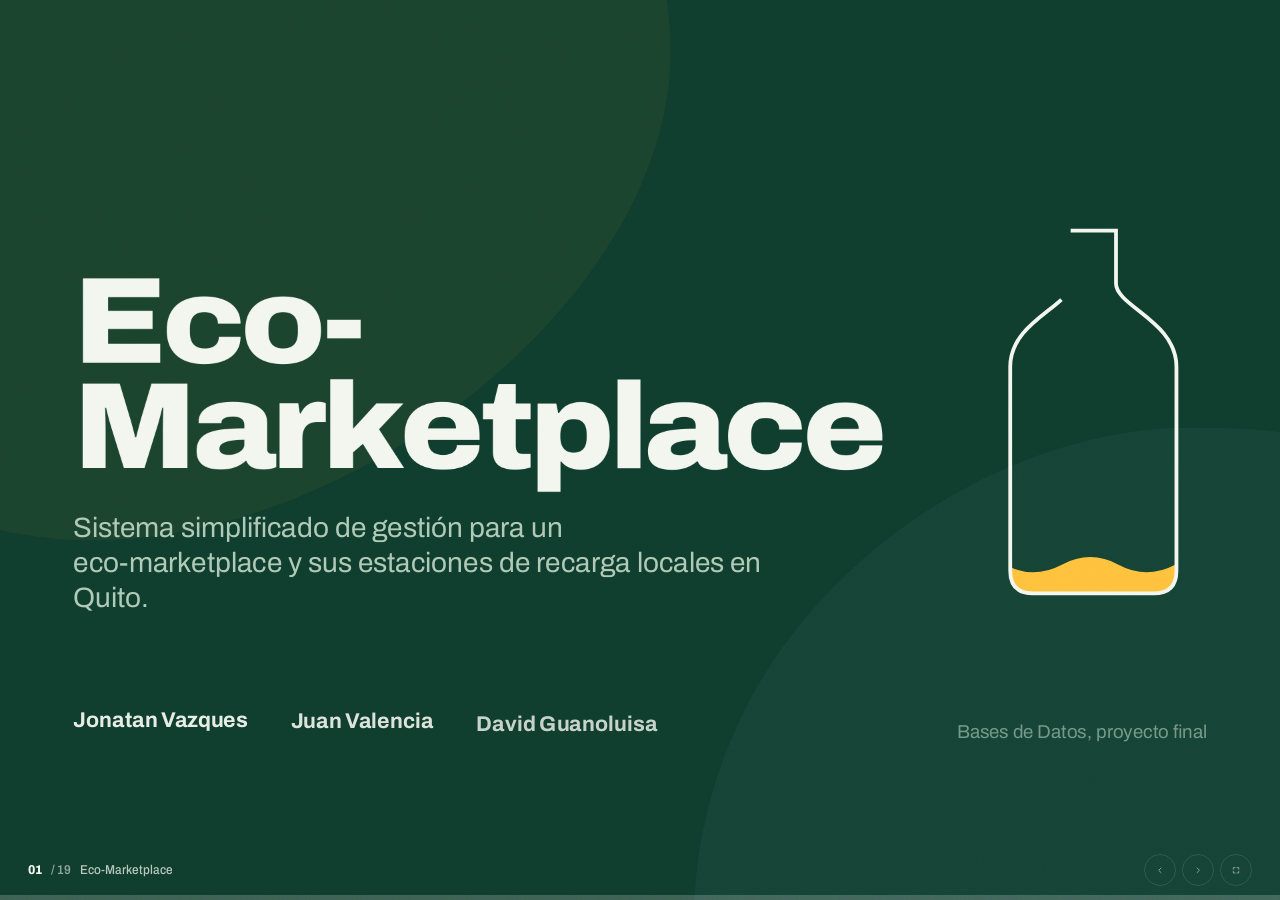
<file: static/presentation/index.html>
<!DOCTYPE html>
<html lang="es">
<head>
<meta charset="utf-8">
<meta name="viewport" content="width=device-width, initial-scale=1, viewport-fit=cover">
<title>Eco-Marketplace — Presentación final</title>
<link rel="icon" href="data:image/svg+xml,%3Csvg xmlns='http://www.w3.org/2000/svg' viewBox='0 0 32 32'%3E%3Crect width='32' height='32' rx='7' fill='%230F3D2E'/%3E%3Cpath d='M12 5h8v4c0 2 5 3 5 7v9q0 2-2 2H9q-2 0-2-2v-9c0-4 5-5 5-7z' fill='%23FFC23D'/%3E%3C/svg%3E">
<link rel="preconnect" href="https://fonts.googleapis.com">
<link rel="preconnect" href="https://fonts.gstatic.com" crossorigin>
<link href="https://fonts.googleapis.com/css2?family=Archivo:wdth,wght@62..125,100..900&family=IBM+Plex+Mono:wght@400;500;600&family=Caveat:wght@600&display=swap" rel="stylesheet">
<style>
/* ------------------------------------------------------------------
   Tokens
   Bottle green ground, glass off-white, sunflower-oil accent.
   Coral is semantic only (rollback, delete, errors).
------------------------------------------------------------------ */
:root{
  --green:#0F3D2E; --deep:#072619; --paper:#E7EEE3; --sun:#FFC23D;
  --sage:#A9C4B1; --alarm:#FF6F59; --glass:#9ED6E0;
  --display:'Archivo', 'Arial Narrow', system-ui, sans-serif;
  --mono:'IBM Plex Mono', ui-monospace, Consolas, monospace;
  --ease-out:cubic-bezier(.16,1,.3,1);
}
body[data-ground="green"]{--bg:var(--green);--fg:#F2F6EF;--fg2:#AFC9B6;--line:rgba(242,246,239,.2);--card:rgba(255,255,255,.045);--ink:var(--sun);--hi:var(--sun);--on-hi:#0B2A20;--blob:rgba(255,194,61,.05);--blob2:rgba(158,214,224,.045)}
body[data-ground="deep"]{--bg:var(--deep);--fg:#F2F6EF;--fg2:#A3BFAB;--line:rgba(242,246,239,.18);--card:rgba(255,255,255,.04);--ink:var(--sun);--hi:var(--sun);--on-hi:#0B2A20;--blob:rgba(255,194,61,.06);--blob2:rgba(158,214,224,.05)}
body[data-ground="paper"]{--bg:var(--paper);--fg:#0B2A20;--fg2:#456253;--line:rgba(11,42,32,.2);--card:#F7FAF4;--ink:#0F3D2E;--hi:var(--sun);--on-hi:#0B2A20;--blob:rgba(15,61,46,.06);--blob2:rgba(255,194,61,.16)}
body[data-ground="sun"]{--bg:var(--sun);--fg:#0B2A20;--fg2:#3B4A22;--line:rgba(11,42,32,.25);--card:rgba(255,255,255,.25);--ink:#0B2A20;--hi:#0F3D2E;--on-hi:var(--sun);--blob:rgba(15,61,46,.08);--blob2:rgba(255,255,255,.2)}

*{box-sizing:border-box}
html,body{height:100%}
body{margin:0;background:var(--bg);color:var(--fg);font-family:var(--display);overflow:hidden;
  -webkit-font-smoothing:antialiased;text-rendering:optimizeLegibility;font-variation-settings:"wdth" 100}
button{font:inherit;color:inherit}

/* ---------- background: blobs + grain ---------- */
.bg{position:fixed;inset:0;pointer-events:none;z-index:0;overflow:hidden}
.blob{position:absolute;width:95vmax;height:95vmax;will-change:transform}
.blob.a{left:-30vmax;top:-38vmax;color:var(--blob)}
.blob.b{right:-38vmax;bottom:-48vmax;color:var(--blob2)}
.grain{position:fixed;inset:-50%;pointer-events:none;z-index:40;opacity:.07;mix-blend-mode:overlay;
  background-image:url("data:image/svg+xml,%3Csvg xmlns='http://www.w3.org/2000/svg' width='220' height='220'%3E%3Cfilter id='n'%3E%3CfeTurbulence type='fractalNoise' baseFrequency='.85' numOctaves='3' stitchTiles='stitch'/%3E%3C/filter%3E%3Crect width='100%25' height='100%25' filter='url(%23n)'/%3E%3C/svg%3E")}

/* ---------- stage: designed at 1920x1080, scaled to fit ---------- */
.stage{position:fixed;left:50%;top:50%;width:1920px;height:1080px;transform-origin:50% 50%;z-index:2}
.slide{position:absolute;inset:0;display:none}
.slide.on{display:block}
.inner{position:absolute;inset:0;padding:96px 110px 120px}

/* ---------- pour transition ---------- */
.pour{position:fixed;left:0;right:0;top:0;height:100vh;z-index:30;visibility:hidden;pointer-events:none;background:var(--pour,#0F3D2E)}
.pour svg{position:absolute;left:0;width:200%;height:14vh;display:block}
.pour .wt{bottom:calc(100% - 1px)}
.pour .wb{top:calc(100% - 1px);transform:scaleY(-1)}
.pour path.fill{fill:var(--pour,#0F3D2E)}
.pour path.crest{fill:none;stroke:var(--crest,#FFC23D);stroke-width:5;vector-effect:non-scaling-stroke}

/* ---------- chrome ---------- */
.chrome{position:fixed;left:0;right:0;bottom:0;z-index:35;display:flex;align-items:center;justify-content:space-between;
  padding:0 max(18px,2.2vw) calc(14px + env(safe-area-inset-bottom,0px));pointer-events:none;color:var(--fg)}
.count{display:flex;align-items:baseline;gap:.7em;font-size:clamp(12px,1vw,22px);font-variation-settings:"wdth" 90;font-weight:600}
.count .n{font-variant-numeric:tabular-nums;font-weight:800}
.count .of{opacity:.55}
.count .t{opacity:.75;font-weight:500}
.ctrl{display:flex;gap:6px;pointer-events:auto}
.ctrl button{width:clamp(32px,2.4vw,48px);height:clamp(32px,2.4vw,48px);border-radius:50%;border:1.5px solid var(--line);background:transparent;cursor:pointer;display:grid;place-items:center;opacity:.6;transition:opacity .2s, border-color .2s}
.ctrl button:hover,.ctrl button:focus-visible{opacity:1;border-color:var(--fg)}
.ctrl button:focus-visible{outline:2px solid var(--hi);outline-offset:2px}
.ctrl svg{width:45%;height:45%}
.progress{position:fixed;left:0;right:0;bottom:0;height:5px;z-index:36;background:var(--line)}
.progress i{position:absolute;inset:0;background:var(--hi);transform-origin:0 50%;transform:scaleX(0)}

/* ---------- type ---------- */
.h{margin:0;font-weight:800;font-variation-settings:"wdth" 112;font-size:92px;line-height:.98;letter-spacing:-.028em;max-width:1500px}
.h.sm{font-size:74px}
.lede{margin:28px 0 0;font-size:38px;line-height:1.3;color:var(--fg2);max-width:1100px;font-weight:400}
.mono{font-family:var(--mono)}
.w{display:inline-block;white-space:nowrap;overflow:hidden;vertical-align:top;padding:.1em .02em .14em;margin:-.1em -.02em -.14em}
.c{display:inline-block;will-change:transform}
.mk{display:block;overflow:hidden;padding-bottom:.08em;margin-bottom:-.08em}
.mk-i{display:block}
.hi{background:var(--hi);color:var(--on-hi);padding:.02em .25em;border-radius:.2em}

/* ---------- 1 title ---------- */
.s-title .inner{display:grid;grid-template-columns:1fr 340px;gap:40px;align-items:center}
.s-title h1{margin:0;font-weight:850;font-size:184px;line-height:.86;letter-spacing:-.035em;font-variation-settings:"wdth" 108,"wght" 850}
.s-title .sub{font-size:42px;line-height:1.25;max-width:1050px;margin:44px 0 0;color:var(--fg2)}
.s-title .meta{position:absolute;left:110px;bottom:120px;display:flex;gap:64px;font-size:28px;color:var(--fg2)}
.s-title .meta b{display:block;color:var(--fg);font-weight:700;font-size:32px}
.s-title .meta .course-m{margin-left:auto;align-self:end}
.s-title .meta{right:110px;align-items:baseline}
.bottle{width:340px;height:590px;justify-self:end;margin-top:-90px}
.bottle .outline{fill:none;stroke:var(--fg);stroke-width:5}
.bottle .tag{fill:var(--bg);stroke:var(--fg);stroke-width:3}
.bottle .tagtxt{font:700 30px var(--display);fill:var(--fg);font-variation-settings:"wdth" 110}

/* ---------- 2 problem ---------- */
.s-problem .inner{display:grid;grid-template-columns:1fr 520px;gap:60px;align-items:center}
.morph{width:520px;height:700px}
.morph path{fill:none;stroke-width:6;stroke-linejoin:round}
.needs{margin:54px 0 0;padding:0;list-style:none;display:grid;gap:22px;max-width:1080px}
.needs li{font-size:36px;line-height:1.25;padding-left:46px;position:relative}
.needs li::before{content:"";position:absolute;left:0;top:.42em;width:22px;height:22px;border-radius:50%;border:3px solid var(--fg)}
.morph-caption{font-size:30px;font-weight:700;text-align:center;font-variation-settings:"wdth" 105;margin-top:-10px;height:40px}

/* ---------- 3 solution ---------- */
.pillars{display:grid;grid-template-columns:repeat(3,1fr);gap:44px;margin-top:70px}
.pillar{border-top:3px solid var(--fg);padding-top:26px}
.pillar svg{width:64px;height:64px;stroke:var(--hi);fill:none;stroke-width:3;stroke-linecap:round;stroke-linejoin:round}
.pillar h3{margin:18px 0 12px;font-size:40px;font-weight:750;font-variation-settings:"wdth" 108;letter-spacing:-.01em}
.pillar p{margin:0;font-size:30px;line-height:1.35;color:var(--fg2)}
.points{display:flex;align-items:baseline;gap:18px;margin-top:10px}
.points .num{font-size:120px;font-weight:900;font-variation-settings:"wdth" 125;color:var(--hi);line-height:1;letter-spacing:-.03em}
.points span:last-child{font-size:30px;line-height:1.2;color:var(--fg)}
.marquee{position:absolute;left:0;right:0;bottom:132px;overflow:hidden;border-block:2px solid var(--line);padding:18px 0;white-space:nowrap}
.marquee .track{display:inline-flex;gap:56px;padding-left:56px;font-size:40px;font-weight:600;font-variation-settings:"wdth" 92}
.marquee .track span{display:inline-flex;align-items:center;gap:56px}
.marquee .track span::after{content:"";width:14px;height:14px;border-radius:50%;background:var(--hi)}

/* ---------- 4 team ---------- */
.s-team .inner{display:grid;grid-template-columns:1fr 760px;gap:80px;align-items:center}
.team{list-style:none;margin:56px 0 0;padding:0;display:grid;gap:26px}
.team li{font-size:56px;font-weight:800;font-variation-settings:"wdth" 104;letter-spacing:-.02em;line-height:1}
.course{font-size:30px;color:var(--fg2);margin-top:60px}
.jar{position:relative;width:760px;height:840px}
.jar svg.glass{position:absolute;inset:0;width:100%;height:100%;overflow:visible}
.jar svg.glass path{fill:none;stroke:var(--fg);stroke-width:5;stroke-linejoin:round}
.strata{position:absolute;left:62px;right:62px;bottom:26px;display:flex;flex-direction:column-reverse;gap:8px}
.layer{height:96px;border-radius:14px;display:flex;align-items:center;justify-content:space-between;padding:0 28px;font-size:34px;font-weight:750;font-variation-settings:"wdth" 104}
.layer small{font-size:22px;font-weight:500;opacity:.8;font-family:var(--mono)}
.l1{background:#F2E3B6;color:#0B2A20}.l2{background:#D7B36A;color:#0B2A20}.l3{background:var(--sun);color:#0B2A20}
.l4{background:#9DBBA6;color:#0B2A20}.l5{background:#5E8B72;color:#F2F6EF}.l6{background:#F2F6EF;color:#0B2A20}

/* ---------- 5 requirements ---------- */
.req{display:grid;grid-template-columns:1.25fr 1fr;gap:80px;margin-top:56px}
.req h3{margin:0 0 18px;font-size:30px;font-weight:700;color:var(--fg2);font-variation-settings:"wdth" 100}
.req ul{list-style:none;margin:0;padding:0}
.req li{display:grid;grid-template-columns:150px 1fr auto;gap:20px;align-items:baseline;padding:16px 0;border-top:2px solid var(--line);font-size:29px;line-height:1.22}
.req .id{font-family:var(--mono);font-weight:600;font-size:26px}
.req .tc{font-family:var(--mono);font-size:20px;color:var(--fg2);white-space:nowrap}

/* ---------- 6 ER ---------- */
.er{position:relative;width:1680px;height:690px;margin:40px auto 0}
.er svg.links{position:absolute;inset:0;width:100%;height:100%;overflow:visible}
.er svg.links path{fill:none;stroke:var(--fg);stroke-width:3.5;stroke-linecap:round;stroke-linejoin:round}
.ent{position:absolute;width:400px;background:var(--card);border:3px solid var(--fg);border-radius:14px;overflow:hidden}
.ent h4{margin:0;padding:12px 20px 13px;font-size:31px;font-weight:800;font-variation-settings:"wdth" 108;background:var(--fg);color:var(--bg);letter-spacing:-.01em}
.ent ul{list-style:none;margin:0;padding:0}
.ent li{display:flex;justify-content:space-between;align-items:center;gap:12px;padding:0 20px;height:46px;font:500 23px/1 var(--mono);border-top:1.5px solid var(--line)}
.ent li:first-child{border-top:0}
.key{font:700 16px/1 var(--display);padding:5px 8px;border-radius:6px;background:var(--hi);color:var(--on-hi);letter-spacing:.02em}
.key.fk{background:transparent;color:var(--fg);box-shadow:inset 0 0 0 2px var(--fg)}
.card-pill{position:absolute;font:800 24px/1 var(--display);background:var(--fg);color:var(--bg);border-radius:999px;padding:6px 12px;transform:translate(-50%,-50%)}
.er-note{position:absolute;left:620px;top:640px;width:420px;font-size:22px;line-height:1.3;color:var(--fg2)}

/* ---------- 7 before / after ---------- */
.ba{position:relative;display:grid;grid-template-columns:500px 1fr;gap:120px;margin-top:40px}
.ba .tagline{font-size:28px;font-weight:700;color:var(--fg2);margin:0 0 18px}
.ba .ent{position:relative;width:auto}
.ba .pair{display:grid;grid-template-columns:420px 110px 460px;align-items:start}
.ba .ent li{font-size:24px}
.ba .mv{transition:none}
.ba-note{margin:26px 0 0;font-size:30px;line-height:1.3;max-width:500px}
.after-note{margin:30px 0 0;font-size:30px;line-height:1.35;max-width:1000px;color:var(--fg2)}
.conn{width:110px;height:120px;margin-top:70px;overflow:visible}
.conn path{fill:none;stroke:var(--fg);stroke-width:3.5}
.conn text{font:800 24px var(--display);fill:var(--fg)}
.ghost{position:absolute;display:flex;align-items:center;padding:0 20px;font:600 24px/1 var(--mono);background:var(--alarm);color:#2A0D06;border-radius:8px;opacity:0;pointer-events:none;z-index:5}
.strike{position:absolute;left:14px;right:14px;top:50%;height:3px;background:var(--alarm);transform-origin:0 50%;transform:scaleX(0)}
.ba .mv{position:relative}
.new-row{background:color-mix(in srgb, var(--hi) 22%, transparent)}
.feedback{margin:26px 0 0;font-size:30px;line-height:1.35;color:var(--fg);border-left:5px solid var(--hi);padding:6px 0 6px 26px}

/* ---------- 8 schema ---------- */
.s-schema .inner{display:grid;grid-template-columns:1080px 1fr;gap:70px}
.code{margin:0;padding:34px 40px;background:rgba(0,0,0,.28);border:2px solid var(--line);border-radius:18px;font:400 25px/1.5 var(--mono);color:#DDE8DF;white-space:pre;position:relative}
.code .kw{color:#9ED6E0;font-weight:600}
.code .ty{color:#A9C4B1}
.code .cn{color:var(--sun);font-weight:600;border-radius:4px}
.code .nu{color:#F2E3B6}
.caret{display:inline-block;width:.6em;height:1.1em;background:var(--sun);vertical-align:-.2em;animation:blink 1s steps(1) infinite}
@keyframes blink{50%{opacity:0}}
.prefixes{list-style:none;margin:28px 0 0;padding:0;display:grid;gap:16px}
.prefixes li{display:grid;grid-template-columns:96px 1fr;gap:18px;align-items:baseline;border-top:2px solid var(--line);padding-top:14px}
.prefixes b{font:600 30px var(--mono);color:var(--sun)}
.prefixes span{font-size:27px;line-height:1.3}
.prefixes small{display:block;font:400 17px/1.3 var(--mono);color:var(--fg2);margin-top:4px;overflow-wrap:anywhere}
.why{font-size:27px;line-height:1.35;color:var(--fg2);margin-top:30px}

/* ---------- 9 transaction ---------- */
.tx{position:relative;width:1700px;height:580px;margin:50px auto 0}
.tx svg.track{position:absolute;inset:0;width:100%;height:100%;overflow:visible}
.tx .rail{fill:none;stroke:var(--line);stroke-width:6;stroke-linecap:round}
.tx .rail-on{fill:none;stroke:var(--sun);stroke-width:6;stroke-linecap:round}
.tx .branch{fill:none;stroke:var(--alarm);stroke-width:5;stroke-linecap:round}
.node{position:absolute;width:104px;height:104px;margin:-52px 0 0 -52px;border-radius:50%;border:4px solid var(--fg);background:var(--bg);display:grid;place-items:center;top:200px}
.node svg{width:44px;height:44px;fill:none;stroke:var(--fg);stroke-width:3;stroke-linecap:round;stroke-linejoin:round}
.node.lit{background:var(--sun);border-color:var(--sun)}
.node.lit svg{stroke:#0B2A20}
.step{position:absolute;top:0;width:270px;margin-left:-135px;text-align:center}
.step b{display:block;font-size:28px;font-weight:800;font-variation-settings:"wdth" 104;line-height:1.1}
.step span{display:block;font:400 19px/1.3 var(--mono);color:var(--fg2);margin-top:8px}
.token{position:absolute;left:0;top:200px;width:30px;height:30px;margin:-15px 0 0 -15px;border-radius:50%;background:var(--sun);box-shadow:0 0 0 8px rgba(255,194,61,.25);z-index:3}
.rollback{position:absolute;left:1300px;top:396px;transform:translate(-50%,-50%);background:var(--alarm);color:#2A0D06;border-radius:999px;padding:14px 30px;font-size:30px;font-weight:800;white-space:nowrap}
.rb-why{position:absolute;left:1440px;top:360px;width:262px;font-size:20px;line-height:1.3;color:var(--fg2)}
.console{position:absolute;left:0;right:0;top:500px;border:2px solid var(--line);border-radius:14px;padding:20px 28px;font:500 26px/1.3 var(--mono);background:rgba(0,0,0,.22);display:flex;gap:18px}
.console .pr{color:var(--sun)}
.tx-foot{display:flex;gap:60px;margin-top:30px;font-size:28px;line-height:1.3;color:var(--fg2)}
.tx-foot p{margin:0;max-width:780px}

/* ---------- 10 API ---------- */
.api{display:grid;grid-template-columns:1fr 1fr;gap:70px;margin-top:40px}
.grp{margin-bottom:16px}
.grp h3{margin:0 0 6px;font-size:28px;font-weight:750;font-variation-settings:"wdth" 104}
.ep{display:grid;grid-template-columns:282px 1fr;align-items:center;height:42px;border-top:1.5px solid var(--line)}
.ep .ms{display:flex;gap:6px}
.m{font:700 16px/1 var(--mono);padding:6px 0;width:80px;text-align:center;border-radius:6px;letter-spacing:.02em}
.m.get{background:#0F3D2E;color:#E7EEE3}
.m.post{background:var(--sun);color:#0B2A20}
.m.put{background:var(--glass);color:#0B2A20}
.m.del{background:var(--alarm);color:#2A0D06}
.ep code{font:500 22px var(--mono);white-space:nowrap}
.status{display:flex;flex-wrap:wrap;gap:12px;margin-top:26px}
.status span{font:500 22px var(--mono);border:2px solid var(--fg);border-radius:999px;padding:8px 16px}
.status span b{font-weight:700;margin-right:6px}
.errshape{margin-top:16px;font:500 22px var(--mono);color:var(--fg2)}

/* ---------- 11 GUI ---------- */
.s-gui .inner{display:grid;grid-template-columns:440px 1fr;gap:60px;align-items:start}
.views{list-style:none;margin:34px 0 0;padding:0}
.views li{padding:10px 0;border-top:2px solid var(--line);font-size:26px;line-height:1.2}
.views li b{display:block;font-size:29px;font-variation-settings:"wdth" 100}
.views li span{color:var(--fg2);font-size:23px}
.browser{position:relative;width:1240px;height:798px;border-radius:18px;overflow:hidden;background:#F7FAF4;box-shadow:0 40px 80px -30px rgba(0,0,0,.6);border:2px solid rgba(255,255,255,.2);margin-top:6px}
.bbar{height:56px;background:#DDE6D9;display:flex;align-items:center;gap:10px;padding:0 20px}
.bbar i{width:15px;height:15px;border-radius:50%;background:#B9C7B4}
.bbar i:first-child{background:var(--alarm)}.bbar i:nth-child(2){background:var(--sun)}.bbar i:nth-child(3){background:#6FB58A}
.bbar .url{margin-left:18px;flex:1;height:34px;border-radius:9px;background:#F7FAF4;display:flex;align-items:center;padding:0 16px;font:500 19px var(--mono);color:#456253}
.viewport{position:absolute;left:0;right:0;top:56px;bottom:0;overflow:hidden}
.viewport iframe{border:0;width:1600px;height:960px;transform:scale(.775);transform-origin:0 0;background:#fff}
.fallback{position:absolute;inset:0;display:none;place-content:center;text-align:center;gap:18px;padding:60px;color:#0B2A20;background:
  repeating-linear-gradient(135deg, #F7FAF4 0 22px, #EEF3EA 22px 44px)}
.browser.failed .fallback{display:grid}
.browser.failed iframe{visibility:hidden}
.fallback b{font-size:44px;font-variation-settings:"wdth" 110}
.fallback p{margin:0;font-size:26px;line-height:1.4;color:#456253;max-width:760px}
.fallback a{color:#0B2A20;font:600 26px var(--mono)}
.loading{position:absolute;left:24px;bottom:20px;font:500 18px var(--mono);color:#456253}

/* ---------- 12 reports ---------- */
.reports{display:grid;grid-template-columns:repeat(4,1fr);gap:34px;margin-top:60px}
.rep{border:3px solid var(--fg);border-radius:18px;padding:26px;background:var(--card);display:flex;flex-direction:column}
.rep svg{width:100%;height:190px;overflow:visible}
.rep svg .bar{fill:var(--fg)}
.rep svg .bar.top{fill:var(--sun)}
.rep svg .ln{fill:none;stroke:var(--fg);stroke-width:5;stroke-linecap:round;stroke-linejoin:round}
.rep svg .base{stroke:var(--line);stroke-width:2}
.rep h3{margin:22px 0 8px;font-size:34px;font-weight:800;font-variation-settings:"wdth" 104;line-height:1.05}
.rep code{font:500 17px/1.3 var(--mono);color:var(--fg2);overflow-wrap:anywhere}
.rep p{margin:14px 0 0;font:500 20px/1.4 var(--mono)}
.rep-foot{margin-top:40px;font-size:30px;line-height:1.35;color:var(--fg2);max-width:1400px}

/* ---------- 13 testing ---------- */
.s-tests .inner{display:grid;grid-template-columns:640px 1fr;gap:70px;align-items:start}
.big{font-size:380px;font-weight:900;font-variation-settings:"wdth" 125;line-height:.8;letter-spacing:-.05em;color:var(--sun);margin-top:40px;font-variant-numeric:tabular-nums}
.big-l{font-size:40px;font-weight:700;margin-top:24px}
.big-s{font-size:27px;line-height:1.35;color:var(--fg2);margin-top:16px;max-width:560px}
.tcs{list-style:none;margin:0;padding:0;display:grid;grid-template-columns:1fr 1fr;column-gap:44px}
.tcs li{display:grid;grid-template-columns:36px 96px 1fr;gap:12px;align-items:center;padding:12px 0;border-top:1.5px solid var(--line);font-size:22px;line-height:1.18}
.tcs svg{width:30px;height:30px;fill:none;stroke:var(--sun);stroke-width:4;stroke-linecap:round;stroke-linejoin:round}
.tcs .id{font:600 21px var(--mono)}
.tcs small{display:block;font:400 17px var(--mono);color:var(--fg2);margin-top:3px}
.nfr{margin-top:34px;display:flex;gap:26px;align-items:center;border:2px solid var(--line);border-radius:16px;padding:22px 28px}
.nfr .n{font-size:68px;font-weight:900;font-variation-settings:"wdth" 120;color:var(--sun);line-height:1;white-space:nowrap}
.nfr p{margin:0;font-size:26px;line-height:1.3}

/* ---------- 14 deploy ---------- */
.flow{position:relative;width:1700px;height:360px;margin:60px auto 0}
.flow > svg{position:absolute;inset:0;width:100%;height:100%;overflow:visible}
.flow > svg path{fill:none;stroke:var(--fg);stroke-width:4;stroke-linecap:round}
.fnode{position:absolute;top:40px;width:300px;margin-left:-150px;text-align:center}
.fnode .disc{width:120px;height:120px;margin:0 auto;border-radius:30px;background:var(--fg);display:grid;place-items:center}
.fnode .disc svg{position:static;width:56px;height:56px;fill:none;stroke:var(--bg);stroke-width:3;stroke-linecap:round;stroke-linejoin:round}
.fnode b{display:block;margin-top:22px;font-size:31px;font-weight:800;font-variation-settings:"wdth" 104;line-height:1.1}
.fnode span{display:block;margin-top:8px;font:400 19px/1.35 var(--mono);color:var(--fg2)}
.fnode.end .disc{background:var(--sun)}
.fnode.end .disc svg{stroke:#0B2A20}
.dep-grid{display:grid;grid-template-columns:1fr 1fr;gap:60px;margin-top:10px}
.term{background:#0B2A20;color:#DDE8DF;border-radius:16px;padding:26px 32px;font:400 24px/1.6 var(--mono)}
.term .pr{color:var(--sun)}
.term .cm{color:#7E9C88}
.links-l{font-size:30px;line-height:1.5}
.links-l a{color:inherit;font-family:var(--mono);font-size:27px;text-decoration-thickness:2px;text-underline-offset:6px}
.links-l p{margin:0 0 14px}

/* ---------- 15 challenges ---------- */
.chal{display:grid;grid-template-columns:1fr;gap:30px;margin-top:56px}
.ch{display:grid;grid-template-columns:720px 110px 1fr;gap:24px;align-items:center;border-top:3px solid var(--line);padding-top:30px}
.ch .p{font-size:42px;line-height:1.15;letter-spacing:-.01em;font-weight:700;font-variation-settings:"wdth" 104}
.ch .f{font-size:31px;line-height:1.35;color:var(--fg2)}
.ch .f code{font:500 28px var(--mono);color:var(--sun)}
.ch svg{width:100px;height:48px;fill:none;stroke:var(--sun);stroke-width:4;stroke-linecap:round;stroke-linejoin:round}

/* ---------- 16 future ---------- */
.future{list-style:none;margin:60px 0 0;padding:0;display:grid;grid-template-columns:repeat(3,1fr);gap:0 50px}
.future li{border-top:3px solid var(--fg);padding:26px 0 46px}
.future svg{width:62px;height:62px;fill:none;stroke:var(--fg);stroke-width:3;stroke-linecap:round;stroke-linejoin:round}
.future b{display:block;margin-top:18px;font-size:44px;font-weight:800;font-variation-settings:"wdth" 106;letter-spacing:-.015em;line-height:1.02}
.future span{display:block;margin-top:10px;font-size:26px;line-height:1.35;color:var(--fg2)}

/* ---------- 17 thanks ---------- */
.s-thanks h2{margin:40px 0 0;font-size:270px;font-weight:900;font-variation-settings:"wdth" 125;line-height:.82;letter-spacing:-.05em}
.s-thanks .q{font-size:64px;font-weight:700;margin-top:40px;font-variation-settings:"wdth" 100}
.s-thanks .urls{position:absolute;left:110px;right:110px;bottom:130px;display:grid;grid-template-columns:repeat(3,auto);justify-content:space-between;gap:30px;border-top:3px solid var(--fg);padding-top:28px}
.s-thanks .urls div{font-size:24px;color:var(--fg2)}
.s-thanks .urls a{display:block;margin-top:6px;color:var(--fg);font:600 30px var(--mono);text-decoration:none}
.s-thanks .urls a:hover{text-decoration:underline}
.s-thanks .names{font-size:30px;margin-top:22px;color:var(--fg2)}

/* ---------- shared kicker ---------- */
.kicker{font:600 26px var(--mono);color:var(--hi);letter-spacing:.06em;text-transform:uppercase;margin:0 0 26px}

/* ---------- real problem (data) ---------- */
.s-real .inner{display:grid;grid-template-columns:1fr 560px;gap:100px;align-items:center}
.stats{display:grid;grid-template-columns:1.3fr 1fr 1fr;gap:48px;margin-top:60px}
.stat{border-top:3px solid var(--line);padding-top:22px}
.stat .v{font-size:100px;font-weight:900;font-variation-settings:"wdth" 125;line-height:1;color:var(--hi);letter-spacing:-.03em;white-space:nowrap}
.stat .v small{font-size:46px;font-weight:800;margin-left:8px;letter-spacing:0}
.stat p{font-size:28px;line-height:1.3;margin:16px 0 0}
.stat cite{display:block;font:400 18px/1.4 var(--mono);color:var(--fg2);margin-top:12px;font-style:normal}
.waffle{display:grid;grid-template-columns:repeat(10,1fr);gap:10px;width:560px}
.waffle i{display:block;aspect-ratio:1;border-radius:9px;background:rgba(242,246,239,.13)}
.waffle i.pl{background:var(--alarm)}
.legend{display:flex;flex-wrap:wrap;gap:12px 34px;margin-top:26px;font-size:25px;color:var(--fg2);white-space:nowrap}
.legend em{flex-basis:100%;font:400 20px var(--mono)}
.legend span{display:inline-flex;align-items:center;gap:12px}
.legend span::before{content:"";flex:none;width:22px;height:22px;border-radius:6px;background:rgba(242,246,239,.13)}
.legend span.pl::before{background:var(--alarm)}
.s-real .foot{position:absolute;left:110px;right:110px;bottom:118px;font-size:27px;color:var(--fg2);border-left:5px solid var(--alarm);padding-left:22px}
.s-real .foot b{color:var(--fg)}

/* ---------- story: notebook -> system ---------- */
.story{position:relative;display:grid;grid-template-columns:720px 130px 1fr;grid-auto-rows:136px;align-items:center;margin-top:54px}
.nb-bg{position:absolute;left:-34px;top:-28px;width:788px;bottom:-28px;background:#F7F3E4;border-radius:10px;transform:rotate(-1.2deg);
  box-shadow:0 30px 60px rgba(0,0,0,.28);
  background-image:linear-gradient(90deg,transparent 62px,rgba(255,111,89,.55) 62px,rgba(255,111,89,.55) 65px,transparent 65px),
                   repeating-linear-gradient(180deg,transparent 0 67px,rgba(60,110,170,.28) 67px 69px)}
.nb-line{position:relative;padding-left:66px;font:600 44px/1.1 'Caveat',cursive;color:#23324A;transform:rotate(-1.2deg)}
.nb-line svg{position:absolute;left:56px;top:50%;width:640px;height:40px;margin-top:-18px;overflow:visible}
.nb-line svg path{fill:none;stroke:var(--alarm);stroke-width:6;stroke-linecap:round}
.st-arrow{width:100px;height:48px;justify-self:center;fill:none;stroke:var(--sun);stroke-width:4;stroke-linecap:round;stroke-linejoin:round}
.fix b{display:block;font-size:44px;font-weight:800;font-variation-settings:"wdth" 106;letter-spacing:-.015em;line-height:1.05}
.fix span{display:block;margin-top:8px;font-size:26px;color:var(--fg2)}
.fix code{font:500 24px var(--mono);color:var(--sun)}

@media (prefers-reduced-motion: reduce){ .caret{animation:none} }
</style>
</head>
<body data-ground="green">

<div class="bg" aria-hidden="true">
  <svg class="blob a" viewBox="0 0 600 600"><path fill="currentColor" d="M421 89c62 45 108 122 98 196-10 75-77 146-152 186-76 40-160 49-224 12C79 446 36 362 47 285 58 208 123 137 192 95c70-43 167-51 229-6z"/></svg>
  <svg class="blob b" viewBox="0 0 600 600"><path fill="currentColor" d="M455 132c50 60 66 147 37 220-29 72-104 131-186 141-83 10-173-29-212-95-39-67-26-161 21-226S242 64 315 64c73 0 90 8 140 68z"/></svg>
</div>
<div class="grain" aria-hidden="true"></div>

<main class="stage" id="stage">

<!-- 1 TITLE -->
<section class="slide s-title" data-id="title" data-ground="green" data-title="Eco-Marketplace">
 <div class="inner">
  <div>
   <h1 id="title-h" data-a="split" aria-label="Eco-Marketplace">Eco-<br>Marketplace</h1>
   <p class="sub" data-a="mask" data-at=".55">Sistema simplificado de gestión para un <span style="white-space:nowrap">eco-marketplace</span> y sus estaciones de recarga locales en Quito.</p>
  </div>
  <svg class="bottle" viewBox="0 0 300 520" aria-hidden="true">
   <defs><clipPath id="bottle-clip"><path d="M120 20H180V90C180 120 260 140 260 200V470Q260 500 230 500H70Q40 500 40 470V200C40 140 120 120 120 90Z"/></clipPath></defs>
   <g clip-path="url(#bottle-clip)">
    <g id="liquid" transform="translate(0 520)">
      <path id="liq-wave" fill="#FFC23D" d="M-300 20 Q-262 0 -225 20 T-150 20 T-75 20 T0 20 T75 20 T150 20 T225 20 T300 20 T375 20 T450 20 T525 20 T600 20 V600 H-300Z"/>
    </g>
   </g>
   <path class="outline" id="bottle-out" d="M120 20H180V90C180 120 260 140 260 200V470Q260 500 230 500H70Q40 500 40 470V200C40 140 120 120 120 90Z"/>
   <g id="bottle-tag"><rect class="tag" x="70" y="250" width="160" height="70" rx="10"/><text class="tagtxt" x="150" y="296" text-anchor="middle">recarga</text></g>
  </svg>
  <div class="meta" data-a="kids" data-at=".8">
   <div><b>Jonatan Vazques</b></div>
   <div><b>Juan Valencia</b></div>
   <div><b>David Guanoluisa</b></div>
   <div class="course-m">Bases de Datos, proyecto final</div>
  </div>
 </div>
</section>

<!-- 2 REAL PROBLEM (data) -->
<section class="slide s-real" data-id="real" data-ground="deep" data-title="Un problema real">
 <div class="inner">
  <div>
   <p class="kicker" data-a="mask">Quito, 2026</p>
   <h2 class="h sm" data-a="split">Quito entierra 2.200 toneladas de basura al día.</h2>
   <div class="stats">
    <div class="stat" data-a="rise" data-at=".7">
     <div class="v"><span data-count="2200" data-sep>2.200</span><small>t</small></div>
     <p>de basura llegan cada día al relleno sanitario</p>
     <cite>Expreso, 22/09/2026</cite>
    </div>
    <div class="stat" data-a="rise" data-at=".85">
     <div class="v"><span data-count="19">19</span><small>%</small></div>
     <p>es plástico: el segundo residuo más común después de los orgánicos</p>
     <cite>Caracterización Emgirs 2025, vía Primicias</cite>
    </div>
    <div class="stat" data-a="rise" data-at="1">
     <div class="v"><span data-count="9">9</span><small>%</small></div>
     <p>del plástico del mundo se recicla; el 40&nbsp;% de ese residuo son envases</p>
     <cite>OCDE, Global Plastics Outlook 2022</cite>
    </div>
   </div>
  </div>
  <div>
   <div class="waffle" id="waffle" role="img" aria-label="De cada 100 kilos de basura de Quito, 19 son plástico"></div>
   <div class="legend" data-a="rise" data-at="2.2"><span>Otros</span><span class="pl">Plástico</span><em>1 cuadro = 1&nbsp;% de la basura</em></div>
  </div>
  <p class="foot" data-a="rise" data-at="2.5">El relleno sanitario de <b>El Inga</b> dejó de operar el <b>30 de septiembre de 2026</b>: la basura ahora va a una celda de transición.</p>
 </div>
</section>

<!-- 2 PROBLEM -->
<section class="slide s-problem" data-id="problem" data-ground="paper" data-title="El problema">
 <div class="inner">
  <div>
   <h2 class="h" data-a="split">Casi todo lo que compramos viene en plástico de un solo uso.</h2>
   <p class="lede" data-a="mask">Las estaciones de recarga resuelven el empaque: el cliente trae su propio envase y compra a granel. Lo difícil es administrar una red de ellas.</p>
   <ul class="needs" data-a="kids">
    <li>¿Cuánta avena, arroz o detergente queda en cada sucursal?</li>
    <li>¿Qué compró cada cliente, dónde y cuándo?</li>
    <li>¿Cómo premiamos a quien vuelve con su frasco?</li>
   </ul>
  </div>
  <div>
   <svg class="morph" viewBox="0 0 300 520" aria-hidden="true">
    <path id="morph-path" stroke="#0B2A20" d="M120 20H180V90C180 120 260 140 260 200V470Q260 500 230 500H70Q40 500 40 470V200C40 140 120 120 120 90Z"/>
    <path id="morph-x" stroke="#FF6F59" d="M70 230L230 430M230 230L70 430" style="stroke-width:10;stroke-linecap:round"/>
   </svg>
   <div class="morph-caption" id="morph-cap">Un solo uso</div>
  </div>
 </div>
</section>

<!-- 3b STORY: notebook -> system -->
<section class="slide s-story" data-id="story" data-ground="green" data-title="Del cuaderno a la base de datos">
 <div class="inner">
  <p class="kicker" data-a="mask">Así se administra hoy una estación pequeña</p>
  <h2 class="h sm" data-a="split">Un cuaderno no alcanza. A raíz de eso, construimos esto.</h2>
  <div class="story" id="story">
   <div class="nb-bg" aria-hidden="true"></div>
   <div class="nb-line">Avena: ¿quedan 3 kg o 13? revisar mañana<svg viewBox="0 0 640 40" aria-hidden="true"><path d="M0 22 Q160 12 320 22 T640 18"/></svg></div>
   <svg class="st-arrow" viewBox="0 0 100 48" aria-hidden="true"><path d="M6 24h80M70 10l16 14-16 14"/></svg>
   <div class="fix"><b>Stock por sucursal</b><span><code>inventario</code> + alerta de stock bajo</span></div>

   <div class="nb-line">Ana: detergente + avena + jabón = 3 hojas<svg viewBox="0 0 640 40" aria-hidden="true"><path d="M0 20 Q160 28 320 20 T640 22"/></svg></div>
   <svg class="st-arrow" viewBox="0 0 100 48" aria-hidden="true"><path d="M6 24h80M70 10l16 14-16 14"/></svg>
   <div class="fix"><b>Un pedido, varias líneas</b><span><code>pedido</code> + <code>detalle_pedido</code></span></div>

   <div class="nb-line">Puntos de Ana: ¿140? ¿150? ¿dónde?<svg viewBox="0 0 640 40" aria-hidden="true"><path d="M0 18 Q160 10 320 20 T640 24"/></svg></div>
   <svg class="st-arrow" viewBox="0 0 100 48" aria-hidden="true"><path d="M6 24h80M70 10l16 14-16 14"/></svg>
   <div class="fix"><b>Eco-puntos automáticos</b><span>se suman en la misma transacción del pedido</span></div>

   <div class="nb-line">¿Qué sucursal vendió más este mes? ni idea<svg viewBox="0 0 640 40" aria-hidden="true"><path d="M0 24 Q160 16 320 22 T640 18"/></svg></div>
   <svg class="st-arrow" viewBox="0 0 100 48" aria-hidden="true"><path d="M6 24h80M70 10l16 14-16 14"/></svg>
   <div class="fix"><b>Reportes al instante</b><span>ventas por tienda, producto, cliente y día</span></div>
  </div>
 </div>
</section>

<!-- 3 SOLUTION -->
<section class="slide s-solution" data-id="solution" data-ground="green" data-title="Nuestra solución">
 <div class="inner">
  <h2 class="h" data-a="split">Una sola base de datos para todas las estaciones de recarga.</h2>
  <div class="pillars">
   <div class="pillar" data-a="rise" data-at=".45">
    <svg viewBox="0 0 64 64"><circle cx="32" cy="22" r="11"/><path d="M12 56c2-11 10-17 20-17s18 6 20 17"/></svg>
    <h3>Clientes</h3>
    <div class="points"><span class="num" data-count="10">10</span><span>eco-puntos<br>por unidad comprada</span></div>
   </div>
   <div class="pillar" data-a="rise">
    <svg viewBox="0 0 64 64"><path d="M8 26 14 10h36l6 16"/><path d="M10 26v28h44V26"/><path d="M8 26c0 5 4 8 8 8s8-3 8-8c0 5 4 8 8 8s8-3 8-8c0 5 4 8 8 8s8-3 8-8"/><path d="M26 54V42h12v12"/></svg>
    <h3>Tiendas</h3>
    <p>Un solo catálogo, con stock propio en cada sucursal. El stock bajo se ve antes de que el frasco se vacíe.</p>
   </div>
   <div class="pillar" data-a="rise">
    <svg viewBox="0 0 64 64"><rect x="12" y="8" width="40" height="48" rx="5"/><path d="M22 22h20M22 32h20M22 42h12"/></svg>
    <h3>Pedidos</h3>
    <p>Varios productos por pedido, guardados en una sola transacción: todo o nada.</p>
   </div>
  </div>
  <div class="marquee" data-a="wipe" data-at=".9" aria-label="Productos que se venden a granel">
   <div class="track"><span>Detergente líquido</span><span>Avena</span><span>Arroz integral</span><span>Jabón de manos</span><span>Shampoo sólido</span><span>Aceite de girasol</span><span>Granola</span><span>Suavizante</span><span>Detergente líquido</span><span>Avena</span><span>Arroz integral</span><span>Jabón de manos</span><span>Shampoo sólido</span><span>Aceite de girasol</span><span>Granola</span><span>Suavizante</span></div>
  </div>
 </div>
</section>

<!-- 4 TEAM & STACK -->
<section class="slide s-team" data-id="team" data-ground="deep" data-title="Equipo y tecnologías">
 <div class="inner">
  <div>
   <h2 class="h" data-a="split">Tres integrantes, un solo stack.</h2>
   <ul class="team" data-a="kids" data-at=".35">
    <li>Jonatan Vazques</li>
    <li>Juan Valencia</li>
    <li>David Guanoluisa</li>
   </ul>
   <p class="course" data-a="mask">Curso de Bases de Datos, proyecto final. Código en GitHub, en vivo en Vercel.</p>
  </div>
  <div class="jar">
   <svg class="glass" viewBox="0 0 760 840" aria-hidden="true"><path id="jar-path" d="M110 20H650V60C650 80 720 90 720 130V790Q720 830 680 830H80Q40 830 40 790V130C40 90 110 80 110 60Z"/></svg>
   <div class="strata" id="strata">
    <div class="layer l1">SQLite <small>+ script MySQL</small></div>
    <div class="layer l2">SQLAlchemy <small>ORM, restricciones</small></div>
    <div class="layer l3">API REST Flask <small>JSON</small></div>
    <div class="layer l4">HTML, CSS, JS <small>interfaz admin</small></div>
    <div class="layer l5">pytest <small>pruebas</small></div>
    <div class="layer l6">Vercel <small>despliegue</small></div>
   </div>
  </div>
 </div>
</section>

<!-- 5 REQUIREMENTS -->
<section class="slide s-req" data-id="req" data-ground="paper" data-title="Requerimientos">
 <div class="inner">
  <h2 class="h" data-a="split">Lo que el sistema debe hacer, y cómo lo comprobamos.</h2>
  <div class="req">
   <div>
    <h3 data-a="mask" data-at=".4">Funcionales</h3>
    <ul data-a="kids">
     <li><span class="id">FR-01</span>Registrar clientes con 0 eco-puntos<span class="tc">TC-01</span></li>
     <li><span class="id">FR-02</span>Gestionar stock por tienda y producto<span class="tc">TC-02, 04</span></li>
     <li><span class="id">FR-03</span>Registrar pedidos con datos válidos<span class="tc">TC-05, 06, 07</span></li>
     <li><span class="id">FR-04</span>Historial de pedidos por cliente<span class="tc">TC-08</span></li>
     <li><span class="id">FR-05</span>Descontar stock en la misma transacción<span class="tc">TC-09, 10</span></li>
     <li><span class="id">FR-06</span>Reporte de stock bajo<span class="tc">TC-11</span></li>
    </ul>
   </div>
   <div>
    <h3 data-a="mask" data-at=".6">No funcionales</h3>
    <ul data-a="kids">
     <li><span class="id">NFR-01</span>50 pedidos concurrentes en menos de 2 s<span class="tc">TC-03</span></li>
     <li><span class="id">NFR-02</span>Integridad: correo único, llaves y checks<span class="tc">TC-12</span></li>
     <li><span class="id">NFR-03</span>Un script crea todo el esquema<span class="tc">TC-13</span></li>
    </ul>
   </div>
  </div>
 </div>
</section>

<!-- 6 ER DIAGRAM -->
<section class="slide s-er" data-id="er" data-ground="paper" data-title="Diseño de la base de datos">
 <div class="inner">
  <h2 class="h sm" data-a="split">Seis tablas en tercera forma normal.</h2>
  <div class="er" id="er">
   <svg class="links" viewBox="0 0 1680 690" aria-hidden="true">
    <path class="lk" d="M400 140H620"/>
    <path class="lk" d="M1020 140H1240"/>
    <path class="lk" d="M1460 420V262"/>
    <path class="lk" d="M400 470H510V220H620"/>
    <path class="lk" d="M400 570H620"/>
    <path class="lk" d="M1260 570H1020"/>
    <g class="cf">
     <path d="M418 128V152"/><path d="M596 140L620 126M596 140L620 154"/>
     <path d="M1038 128V152"/><path d="M1216 140L1240 126M1216 140L1240 154"/>
     <path d="M1448 404H1472"/><path d="M1460 286L1446 262M1460 286L1474 262"/>
     <path d="M418 458V482"/><path d="M596 220L620 206M596 220L620 234"/>
     <path d="M418 558V582"/><path d="M596 570L620 556M596 570L620 584"/>
     <path d="M1242 558V582"/><path d="M1044 570L1020 556M1044 570L1020 584"/>
    </g>
   </svg>
   <div class="ent" style="left:0;top:20px"><h4>cliente</h4><ul>
     <li>cliente_id<span class="key">PK</span></li><li>nombre_completo</li><li>correo_electronico<span class="key fk">UQ</span></li><li>puntos_ecologicos</li></ul></div>
   <div class="ent" style="left:620px;top:20px"><h4>pedido</h4><ul>
     <li>pedido_id<span class="key">PK</span></li><li>fecha_exacta</li><li>cliente_id<span class="key fk">FK</span></li><li>tienda_id<span class="key fk">FK</span></li></ul></div>
   <div class="ent" style="left:1240px;top:20px;width:440px"><h4>detalle_pedido</h4><ul>
     <li>pedido_id<span class="key">PK FK</span></li><li>producto_id<span class="key">PK FK</span></li><li>cantidad_comprada</li><li>precio_unitario</li></ul></div>
   <div class="ent" style="left:0;top:420px"><h4>tienda</h4><ul>
     <li>tienda_id<span class="key">PK</span></li><li>nombre_sucursal</li><li>direccion</li></ul></div>
   <div class="ent" style="left:620px;top:420px"><h4>inventario</h4><ul>
     <li>tienda_id<span class="key">PK FK</span></li><li>producto_id<span class="key">PK FK</span></li><li>cantidad_stock</li></ul></div>
   <div class="ent" style="left:1260px;top:420px"><h4>producto</h4><ul>
     <li>producto_id<span class="key">PK</span></li><li>nombre</li><li>unidad_medida</li><li>precio_unitario</li></ul></div>
   <span class="card-pill" style="left:430px;top:108px">1</span><span class="card-pill" style="left:590px;top:108px">N</span>
   <span class="card-pill" style="left:1050px;top:108px">1</span><span class="card-pill" style="left:1210px;top:108px">N</span>
   <span class="card-pill" style="left:1500px;top:394px">1</span><span class="card-pill" style="left:1500px;top:292px">N</span>
   <span class="card-pill" style="left:430px;top:438px">1</span><span class="card-pill" style="left:590px;top:188px">N</span>
   <span class="card-pill" style="left:430px;top:606px">1</span><span class="card-pill" style="left:590px;top:606px">N</span>
   <span class="card-pill" style="left:1230px;top:606px">1</span><span class="card-pill" style="left:1050px;top:606px">N</span>
   <p class="er-note" style="top:636px">inventario convierte la relación N:M entre tienda y producto en dos relaciones 1:N.</p>
  </div>
 </div>
</section>

<!-- 7 BEFORE / AFTER -->
<section class="slide s-ba" data-id="ba" data-ground="green" data-title="Detalle de pedido">
 <div class="inner">
  <h2 class="h sm" data-a="split">El pedido que solo podía tener un producto.</h2>
  <p class="feedback" data-a="wipe" data-at=".3">Observación del profesor en el avance: al diseño le faltaba el <i>Detalle de Pedido</i>.</p>
  <div class="ba" id="ba">
   <div>
    <p class="tagline">Avance del proyecto</p>
    <div class="ent" id="ba-before"><h4>pedido</h4><ul>
      <li>pedido_id<span class="key">PK</span></li><li>fecha_exacta</li><li>cliente_id<span class="key fk">FK</span></li><li>tienda_id<span class="key fk">FK</span></li>
      <li class="mv" id="mv1">producto_id<span class="key fk">FK</span><i class="strike"></i></li>
      <li class="mv" id="mv2">cantidad_comprada<i class="strike"></i></li></ul></div>
    <p class="ba-note" id="ba-note1">Un pedido, un producto. Tres frascos eran tres pedidos.</p>
   </div>
   <div>
    <p class="tagline" id="after-tag">Diseño final</p>
    <div class="pair">
     <div class="ent" id="ba-head"><h4>pedido <span style="font-weight:500;opacity:.7;font-size:22px">cabecera</span></h4><ul>
       <li>pedido_id<span class="key">PK</span></li><li>fecha_exacta</li><li>cliente_id<span class="key fk">FK</span></li><li>tienda_id<span class="key fk">FK</span></li></ul></div>
     <svg class="conn" viewBox="0 0 110 120" aria-hidden="true">
      <path id="ba-link" d="M0 60H110"/><path id="ba-crow" d="M86 60L110 46M86 60L110 74"/>
      <text x="8" y="44">1</text><text x="80" y="104">N</text>
     </svg>
     <div class="ent" id="ba-detail"><h4>detalle_pedido <span style="font-weight:500;opacity:.7;font-size:22px">líneas</span></h4><ul>
       <li>pedido_id<span class="key">PK FK</span></li>
       <li id="land1">producto_id<span class="key">PK FK</span></li>
       <li id="land2">cantidad_comprada</li>
       <li id="land3" class="new-row">precio_unitario</li></ul></div>
    </div>
    <p class="after-note" id="ba-note2">Un pedido, muchas líneas. El precio se copia al momento de la compra, así un cambio de precio posterior no reescribe la historia. Todas las llaves foráneas son ON DELETE RESTRICT.</p>
   </div>
   <div class="ghost" id="g1">producto_id</div>
   <div class="ghost" id="g2">cantidad_comprada</div>
  </div>
 </div>
</section>

<!-- 8 SCHEMA -->
<section class="slide s-schema" data-id="schema" data-ground="deep" data-title="Esquema y restricciones">
 <div class="inner">
  <div>
   <h2 class="h sm" data-a="split" style="margin-bottom:34px">Cada regla tiene nombre.</h2>
<pre class="code" id="code"><span class="kw">CREATE TABLE</span> detalle_pedido (
  pedido_id        <span class="ty">INTEGER</span>        <span class="kw">NOT NULL</span>,
  producto_id      <span class="ty">INTEGER</span>        <span class="kw">NOT NULL</span>,
  cantidad_comprada <span class="ty">DECIMAL</span>(<span class="nu">10</span>,<span class="nu">2</span>) <span class="kw">NOT NULL</span>,
  precio_unitario  <span class="ty">DECIMAL</span>(<span class="nu">10</span>,<span class="nu">2</span>)  <span class="kw">NOT NULL</span>,
  <span class="kw">CONSTRAINT</span> <span class="cn">pk_detalle_pedido</span>
    <span class="kw">PRIMARY KEY</span> (pedido_id, producto_id),
  <span class="kw">CONSTRAINT</span> <span class="cn">fk_detalle_pedido_pedido</span>
    <span class="kw">FOREIGN KEY</span> (pedido_id) <span class="kw">REFERENCES</span> pedido
    <span class="kw">ON DELETE RESTRICT</span>,
  <span class="kw">CONSTRAINT</span> <span class="cn">fk_detalle_pedido_producto</span>
    <span class="kw">FOREIGN KEY</span> (producto_id) <span class="kw">REFERENCES</span> producto
    <span class="kw">ON DELETE RESTRICT</span>,
  <span class="kw">CONSTRAINT</span> <span class="cn">ck_detalle_pedido_cantidad_comprada_positiva</span>
    <span class="kw">CHECK</span> (cantidad_comprada &gt; <span class="nu">0</span>)
);
<span class="kw">CREATE INDEX</span> <span class="cn">idx_detalle_pedido_producto_id</span>
    <span class="kw">ON</span> detalle_pedido (producto_id);<span class="caret" id="caret"></span></pre>
  </div>
  <div style="padding-top:150px">
   <ul class="prefixes" data-a="kids" data-at=".5">
    <li><b>pk_</b><span>Llave primaria<small>pk_inventario (tienda_id, producto_id)</small></span></li>
    <li><b>fk_</b><span>Llave foránea, siempre ON DELETE RESTRICT<small>fk_pedido_cliente</small></span></li>
    <li><b>uq_</b><span>Valor único<small>uq_cliente_correo_electronico</small></span></li>
    <li><b>ck_</b><span>Regla CHECK<small>ck_inventario_cantidad_stock_no_negativa</small></span></li>
    <li><b>idx_</b><span>Índice para búsquedas frecuentes<small>idx_pedido_fecha_exacta</small></span></li>
   </ul>
   <p class="why" data-a="mask" data-at="1.2">Cuando una regla falla, el error la nombra y la API lo convierte en un 400 o 409 claro. El mismo esquema existe para SQLite y MySQL.</p>
  </div>
 </div>
</section>

<!-- 9 TRANSACTION -->
<section class="slide s-tx" data-id="tx" data-ground="green" data-title="Flujo de la transacción">
 <div class="inner">
  <h2 class="h sm" data-a="split">Un pedido, una sola transacción.</h2>
  <div class="tx" id="tx">
   <svg class="track" viewBox="0 0 1700 560" aria-hidden="true">
    <path class="rail" d="M100 200H1600"/>
    <path class="rail-on" id="rail-on" d="M100 200H1600"/>
    <path class="branch" id="branch" d="M1000 252C1000 340 1080 396 1190 396"/>
   </svg>
   <div class="step" style="left:100px"><b>BEGIN</b><span>una unidad de trabajo</span></div>
   <div class="step" style="left:400px"><b>Insertar cabecera</b><span>INSERT INTO pedido</span></div>
   <div class="step" style="left:700px"><b>Insertar líneas</b><span>INSERT INTO detalle_pedido, una por producto</span></div>
   <div class="step" style="left:1000px"><b>Descontar stock</b><span>stock = stock − x, en SQL</span></div>
   <div class="step" style="left:1300px"><b>Sumar eco-puntos</b><span>+10 por unidad</span></div>
   <div class="step" style="left:1600px"><b>COMMIT</b><span>todas las líneas guardadas</span></div>
   <div class="node" style="left:100px"><svg viewBox="0 0 44 44"><path d="M15 10l18 12-18 12z"/></svg></div>
   <div class="node" style="left:400px"><svg viewBox="0 0 44 44"><rect x="9" y="8" width="26" height="28" rx="3"/><path d="M15 17h14M15 23h14"/></svg></div>
   <div class="node" style="left:700px"><svg viewBox="0 0 44 44"><path d="M10 12h24M10 20h24M10 28h24M10 36h14"/></svg></div>
   <div class="node" style="left:1000px"><svg viewBox="0 0 44 44"><path d="M14 6h16v6c0 2 6 4 6 9v15q0 3-3 3H11q-3 0-3-3V21c0-5 6-7 6-9z"/><path d="M14 28h16"/></svg></div>
   <div class="node" style="left:1300px"><svg viewBox="0 0 44 44"><path d="M22 6l4.5 10 10.5 1-8 7 2.5 11L22 29.5 12.5 35 15 24l-8-7 10.5-1z"/></svg></div>
   <div class="node" style="left:1600px"><svg viewBox="0 0 44 44"><path d="M10 23l8 8 16-17"/></svg></div>
   <div class="token" id="token"></div>
   <div class="rollback" id="rollback">ROLLBACK</div>
   <p class="rb-why" id="rb-why">Una línea sin stock rompe el CHECK (cantidad_stock &gt;= 0). No se guarda nada.</p>
   <div class="console" id="console"><span class="pr">sql&gt;</span><span id="console-t">BEGIN;</span></div>
  </div>
  <div class="tx-foot" data-a="kids" data-at="3.4">
   <p>El descuento ocurre dentro de la base de datos, así dos pedidos del mismo frasco no se pisan.</p>
   <p>Anular un pedido hace lo contrario: el stock vuelve y los puntos se restan.</p>
  </div>
 </div>
</section>

<!-- 10 API -->
<section class="slide s-api" data-id="api" data-ground="paper" data-title="Diseño de la API">
 <div class="inner">
  <h2 class="h sm" data-a="split">Una API REST que habla JSON.</h2>
  <div class="api" id="api">
   <div>
    <div class="grp"><h3>Clientes</h3>
     <div class="ep"><span class="ms"><b class="m get">GET</b><b class="m post">POST</b></span><code>/api/clientes</code></div>
     <div class="ep"><span class="ms"><b class="m get">GET</b><b class="m put">PUT</b><b class="m del">DELETE</b></span><code>/api/clientes/&lt;id&gt;</code></div>
     <div class="ep"><span class="ms"><b class="m get">GET</b></span><code>/api/clientes/&lt;id&gt;/pedidos</code></div></div>
    <div class="grp"><h3>Tiendas</h3>
     <div class="ep"><span class="ms"><b class="m get">GET</b><b class="m post">POST</b></span><code>/api/tiendas</code></div>
     <div class="ep"><span class="ms"><b class="m get">GET</b><b class="m put">PUT</b><b class="m del">DELETE</b></span><code>/api/tiendas/&lt;id&gt;</code></div></div>
    <div class="grp"><h3>Productos</h3>
     <div class="ep"><span class="ms"><b class="m get">GET</b><b class="m post">POST</b></span><code>/api/productos</code></div>
     <div class="ep"><span class="ms"><b class="m get">GET</b><b class="m put">PUT</b><b class="m del">DELETE</b></span><code>/api/productos/&lt;id&gt;</code></div></div>
    <div class="grp"><h3>Inventario</h3>
     <div class="ep"><span class="ms"><b class="m get">GET</b><b class="m post">POST</b></span><code>/api/inventario</code></div>
     <div class="ep"><span class="ms"><b class="m get">GET</b><b class="m put">PUT</b><b class="m del">DELETE</b></span><code>/api/inventario/&lt;tienda&gt;/&lt;producto&gt;</code></div>
     <div class="ep"><span class="ms"><b class="m get">GET</b></span><code>/api/inventario/stock-bajo</code></div></div>
   </div>
   <div>
    <div class="grp"><h3>Pedidos</h3>
     <div class="ep"><span class="ms"><b class="m get">GET</b><b class="m post">POST</b></span><code>/api/pedidos</code></div>
     <div class="ep"><span class="ms"><b class="m get">GET</b><b class="m del">DELETE</b></span><code>/api/pedidos/&lt;id&gt;</code></div>
     <div class="ep"><span class="ms"><b class="m get">GET</b><b class="m post">POST</b></span><code>/api/pedidos/&lt;id&gt;/detalles</code></div>
     <div class="ep"><span class="ms"><b class="m put">PUT</b><b class="m del">DELETE</b></span><code>/api/pedidos/&lt;id&gt;/detalles/&lt;producto_id&gt;</code></div></div>
    <div class="grp"><h3>Reportes y documentación</h3>
     <div class="ep"><span class="ms"><b class="m get">GET</b></span><code>/api/reportes/ventas-por-tienda</code></div>
     <div class="ep"><span class="ms"><b class="m get">GET</b></span><code>/api/reportes/productos-mas-vendidos</code></div>
     <div class="ep"><span class="ms"><b class="m get">GET</b></span><code>/api/reportes/top-clientes</code></div>
     <div class="ep"><span class="ms"><b class="m get">GET</b></span><code>/api/reportes/ventas-diarias</code></div>
     <div class="ep"><span class="ms"><b class="m get">GET</b></span><code>/api/resumen</code></div>
     <div class="ep"><span class="ms"><b class="m get">GET</b></span><code>/api/docs  (Swagger UI)</code></div></div>
    <div class="status" id="status">
     <span><b>200</b>OK</span><span><b>201</b>Creado</span><span><b>400</b>Datos inválidos</span><span><b>404</b>No encontrado</span><span><b>409</b>Conflicto</span>
    </div>
    <p class="errshape" data-a="mask" data-at="1.6">Los errores siempre llegan como {"error": "..."}</p>
   </div>
  </div>
 </div>
</section>

<!-- 11 GUI -->
<section class="slide s-gui" data-id="gui" data-ground="green" data-title="Interfaz gráfica">
 <div class="inner">
  <div>
   <h2 class="h sm" data-a="split">La app, en vivo.</h2>
   <ul class="views" data-a="kids" data-at=".4">
    <li><b>Dashboard</b><span>KPIs y gráficos</span></li>
    <li><b>Clientes, Tiendas, Productos</b><span>CRUD completo con validación</span></li>
    <li><b>Inventario</b><span>Stock bajo resaltado</span></li>
    <li><b>Pedidos</b><span>Carrito multiproducto, detalle y anulación</span></li>
    <li><b>Reportes</b><span>Ventas, más vendidos, mejores clientes</span></li>
   </ul>
  </div>
  <div class="browser" id="browser" data-a="rise" data-at=".25">
   <div class="bbar"><i></i><i></i><i></i><div class="url">ecomarketplace.vercel.app</div></div>
   <div class="viewport">
    <iframe id="app-frame" title="Aplicación de administración de Eco-Marketplace" data-src="/" loading="eager"></iframe>
    <span class="loading" id="loading">Cargando la aplicación…</span>
    <div class="fallback">
     <b>No se puede cargar la aplicación desde aquí.</b>
     <p>Abre la presentación desde el servidor Flask (python app.py y luego /presentation) o usa la aplicación desplegada:</p>
     <a href="https://ecomarketplace.vercel.app" target="_blank" rel="noopener">ecomarketplace.vercel.app</a>
    </div>
   </div>
  </div>
 </div>
</section>

<!-- 12 REPORTS -->
<section class="slide s-reports" data-id="reports" data-ground="paper" data-title="Reportes">
 <div class="inner">
  <h2 class="h sm" data-a="split">Cuatro preguntas que los dueños hacen cada semana.</h2>
  <div class="reports" id="reports">
   <div class="rep">
    <svg viewBox="0 0 300 190" aria-hidden="true"><line class="base" x1="0" y1="2" x2="0" y2="188"/>
     <rect class="bar top" x="0" y="14" width="270" height="36" rx="6"/><rect class="bar" x="0" y="76" width="200" height="36" rx="6"/><rect class="bar" x="0" y="138" width="130" height="36" rx="6"/></svg>
    <h3>Ventas por tienda</h3><code>/reportes/ventas-por-tienda</code>
    <p>SUM(cantidad_comprada × precio_unitario) GROUP BY tienda</p>
   </div>
   <div class="rep">
    <svg viewBox="0 0 300 190" aria-hidden="true"><line class="base" x1="0" y1="188" x2="300" y2="188"/>
     <rect class="bar top v" x="10" y="20" width="50" height="168" rx="6"/><rect class="bar v" x="80" y="60" width="50" height="128" rx="6"/><rect class="bar v" x="150" y="96" width="50" height="92" rx="6"/><rect class="bar v" x="220" y="130" width="50" height="58" rx="6"/></svg>
    <h3>Productos más vendidos</h3><code>/reportes/productos-mas-vendidos</code>
    <p>SUM(cantidad_comprada) GROUP BY producto ORDER BY DESC</p>
   </div>
   <div class="rep">
    <svg viewBox="0 0 300 190" aria-hidden="true">
     <g class="rank"><circle cx="24" cy="30" r="20" fill="#FFC23D"/><rect class="bar" x="58" y="20" width="220" height="20" rx="10"/></g>
     <g class="rank"><circle cx="24" cy="95" r="20" fill="none" stroke="currentColor" stroke-width="4"/><rect class="bar" x="58" y="85" width="170" height="20" rx="10"/></g>
     <g class="rank"><circle cx="24" cy="160" r="20" fill="none" stroke="currentColor" stroke-width="4"/><rect class="bar" x="58" y="150" width="120" height="20" rx="10"/></g></svg>
    <h3>Mejores clientes</h3><code>/reportes/top-clientes</code>
    <p>Gasto y eco-puntos por cliente, en ranking</p>
   </div>
   <div class="rep">
    <svg viewBox="0 0 300 190" aria-hidden="true"><line class="base" x1="0" y1="188" x2="300" y2="188"/>
     <path class="ln" id="rep-line" d="M6 150L56 120L106 136L156 80L206 96L256 40L296 56"/></svg>
    <h3>Ventas diarias</h3><code>/reportes/ventas-diarias</code>
    <p>GROUP BY DATE(fecha_exacta)</p>
   </div>
  </div>
  <p class="rep-foot" data-a="mask" data-at="1.4">Los cuatro son JOINs sobre pedido y detalle_pedido. El dashboard toma sus KPIs de /api/resumen. Las formas de arriba son ilustrativas; la demo muestra los números reales.</p>
 </div>
</section>

<!-- 13 TESTING -->
<section class="slide s-tests" data-id="tests" data-ground="green" data-title="Pruebas">
 <div class="inner">
  <div>
   <h2 class="h sm" data-a="split">Probado, no supuesto.</h2>
   <!-- Actualizar data-count si cambia el numero de pruebas que pasan en pytest -->
   <div class="big" id="test-count" data-count="71">71</div>
   <div class="big-l" data-a="mask" data-at=".6">pruebas pasan en pytest</div>
   <p class="big-s" data-a="mask" data-at=".8">Los 15 casos del documento de diseño (TC-01 a TC-15, con los nuevos del detalle de pedido) y pruebas de la API para cada ruta CRUD, transacción y reporte.</p>
  </div>
  <div>
  <ul class="tcs" id="tcs">
   <li><svg viewBox="0 0 30 30"><path d="M6 16l6 6 12-14"/></svg><span class="id">TC-01</span><span>Registrar cliente<small>FR-01</small></span></li>
   <li><svg viewBox="0 0 30 30"><path d="M6 16l6 6 12-14"/></svg><span class="id">TC-09</span><span>El pedido descuenta stock<small>FR-05</small></span></li>
   <li><svg viewBox="0 0 30 30"><path d="M6 16l6 6 12-14"/></svg><span class="id">TC-02</span><span>Registrar inventario<small>FR-02</small></span></li>
   <li><svg viewBox="0 0 30 30"><path d="M6 16l6 6 12-14"/></svg><span class="id">TC-10</span><span>Sin stock, rollback total<small>FR-05</small></span></li>
   <li><svg viewBox="0 0 30 30"><path d="M6 16l6 6 12-14"/></svg><span class="id">TC-03</span><span>50 actualizaciones concurrentes<small>NFR-01</small></span></li>
   <li><svg viewBox="0 0 30 30"><path d="M6 16l6 6 12-14"/></svg><span class="id">TC-11</span><span>Reporte de stock bajo<small>FR-06</small></span></li>
   <li><svg viewBox="0 0 30 30"><path d="M6 16l6 6 12-14"/></svg><span class="id">TC-04</span><span>Inventario duplicado rechazado<small>FR-02</small></span></li>
   <li><svg viewBox="0 0 30 30"><path d="M6 16l6 6 12-14"/></svg><span class="id">TC-12</span><span>Correo duplicado rechazado<small>NFR-02</small></span></li>
   <li><svg viewBox="0 0 30 30"><path d="M6 16l6 6 12-14"/></svg><span class="id">TC-05</span><span>Registrar pedido<small>FR-03</small></span></li>
   <li><svg viewBox="0 0 30 30"><path d="M6 16l6 6 12-14"/></svg><span class="id">TC-13</span><span>El script crea todo el esquema<small>NFR-03</small></span></li>
   <li><svg viewBox="0 0 30 30"><path d="M6 16l6 6 12-14"/></svg><span class="id">TC-06</span><span>Cliente inexistente rechazado<small>FR-03</small></span></li>
   <li><svg viewBox="0 0 30 30"><path d="M6 16l6 6 12-14"/></svg><span class="id">TC-14</span><span>Mismo producto dos veces, rechazado<small>FR-03</small></span></li>
   <li><svg viewBox="0 0 30 30"><path d="M6 16l6 6 12-14"/></svg><span class="id">TC-07</span><span>La cantidad debe ser positiva<small>FR-03</small></span></li>
   <li><svg viewBox="0 0 30 30"><path d="M6 16l6 6 12-14"/></svg><span class="id">TC-15</span><span>Línea con pedido o producto inexistente<small>FR-03</small></span></li>
   <li><svg viewBox="0 0 30 30"><path d="M6 16l6 6 12-14"/></svg><span class="id">TC-08</span><span>Historial de pedidos<small>FR-04</small></span></li>
  </ul>
   <div class="nfr" data-a="rise" data-at="1.8"><span class="n">50 / &lt;2 s</span><p>pedidos concurrentes sobre el mismo frasco, con stock final exacto (NFR-01)</p></div>
  </div>
 </div>
</section>

<!-- 14 DEPLOYMENT -->
<section class="slide s-deploy" data-id="deploy" data-ground="paper" data-title="Despliegue y repositorio">
 <div class="inner">
  <h2 class="h sm" data-a="split">De git push a una URL pública.</h2>
  <div class="flow" id="flow">
   <svg viewBox="0 0 1700 360" aria-hidden="true"><path id="flow-path" d="M150 100H1550"/></svg>
   <div class="fnode" style="left:150px"><div class="disc"><svg viewBox="0 0 56 56"><circle cx="16" cy="12" r="5"/><circle cx="16" cy="44" r="5"/><circle cx="40" cy="22" r="5"/><path d="M16 17v22M40 27c0 8-8 9-20 13"/></svg></div><b>GitHub</b><span>código, historial, README</span></div>
   <div class="fnode" style="left:500px"><div class="disc"><svg viewBox="0 0 56 56"><path d="M28 8 50 46H6z"/></svg></div><b>Build en Vercel</b><span>vercel.json, runtime de Python</span></div>
   <div class="fnode" style="left:850px"><div class="disc"><svg viewBox="0 0 56 56"><path d="M10 14h36v28H10z"/><path d="M18 24l6 5-6 5M28 34h10"/></svg></div><b>Función Flask</b><span>index.py sirve la API y la interfaz</span></div>
   <div class="fnode" style="left:1200px"><div class="disc"><svg viewBox="0 0 56 56"><ellipse cx="28" cy="13" rx="17" ry="6"/><path d="M11 13v30c0 3 8 6 17 6s17-3 17-6V13M11 28c0 3 8 6 17 6s17-3 17-6"/></svg></div><b>SQLite en /tmp</b><span>se vuelve a poblar en cada arranque en frío</span></div>
   <div class="fnode end" style="left:1550px"><div class="disc"><svg viewBox="0 0 56 56"><circle cx="28" cy="28" r="19"/><path d="M9 28h38M28 9c7 7 7 31 0 38M28 9c-7 7-7 31 0 38"/></svg></div><b>Demo pública</b><span>ecomarketplace.vercel.app</span></div>
  </div>
  <div class="dep-grid">
<pre class="term" data-a="wipe" data-at="1.5"><span class="cm"># ejecutarlo localmente</span>
<span class="pr">$</span> pip install -r requirements.txt
<span class="pr">$</span> python seed.py &amp;&amp; python app.py
<span class="pr">$</span> python -m pytest -v</pre>
   <div class="links-l" data-a="kids" data-at="1.7">
    <p>Repositorio<br><a href="https://github.com/juanvalencia-beep/eco-marketplace" target="_blank" rel="noopener">github.com/juanvalencia-beep/eco-marketplace</a></p>
    <p>Documentación de la API<br><a href="https://ecomarketplace.vercel.app/api/docs" target="_blank" rel="noopener">ecomarketplace.vercel.app/api/docs</a></p>
   </div>
  </div>
 </div>
</section>

<!-- 15 CHALLENGES -->
<section class="slide s-chal" data-id="chal" data-ground="deep" data-title="Retos">
 <div class="inner">
  <h2 class="h sm" data-a="split">Lo que nos costó.</h2>
  <div class="chal" id="chal">
   <div class="ch"><div class="p">SQLite ignoraba nuestras llaves foráneas.</div><svg viewBox="0 0 70 40"><path d="M4 20h58M48 8l14 12-14 12"/></svg><div class="f"><code>PRAGMA foreign_keys=ON</code> en cada conexión nueva.</div></div>
   <div class="ch"><div class="p">Dos pedidos, un frasco de avena, el mismo segundo.</div><svg viewBox="0 0 70 40"><path d="M4 20h58M48 8l14 12-14 12"/></svg><div class="f"><code>stock = stock − x</code> en SQL más <code>CHECK &gt;= 0</code>. Probado con 50 hilos.</div></div>
   <div class="ch"><div class="p">Vercel solo permite escribir en /tmp.</div><svg viewBox="0 0 70 40"><path d="M4 20h58M48 8l14 12-14 12"/></svg><div class="f">La base de la demo vive en <code>/tmp</code> y se vuelve a poblar en cada arranque en frío.</div></div>
   <div class="ch"><div class="p">Un pedido tenía un solo producto.</div><svg viewBox="0 0 70 40"><path d="M4 20h58M48 8l14 12-14 12"/></svg><div class="f">Rediseño en <code>pedido</code> + <code>detalle_pedido</code> tras la revisión del avance.</div></div>
  </div>
 </div>
</section>

<!-- 16 FUTURE -->
<section class="slide s-future" data-id="future" data-ground="paper" data-title="Trabajo futuro">
 <div class="inner">
  <h2 class="h" data-a="split">Próximas recargas.</h2>
  <ul class="future" data-a="kids" data-at=".35">
   <li><svg viewBox="0 0 62 62"><rect x="14" y="28" width="34" height="24" rx="4"/><path d="M21 28v-7a10 10 0 0 1 20 0v7"/></svg><b>Login y roles</b><span>Administradores, cajeros, clientes</span></li>
   <li><svg viewBox="0 0 62 62"><rect x="8" y="16" width="46" height="30" rx="4"/><path d="M8 25h46M16 38h10"/></svg><b>Pagos y comprobantes</b><span>Cobro real y comprobantes imprimibles</span></li>
   <li><svg viewBox="0 0 62 62"><rect x="10" y="10" width="18" height="18" rx="3"/><rect x="34" y="10" width="18" height="18" rx="3"/><rect x="10" y="34" width="18" height="18" rx="3"/><rect x="34" y="34" width="18" height="18" rx="3"/></svg><b>Categorías de productos</b><span>Alimentos, limpieza, cuidado personal</span></li>
   <li><svg viewBox="0 0 62 62"><path d="M31 8l6 13 14 1.5-10.5 9.5 3 14L31 39l-12.5 7 3-14L11 22.5 25 21z"/></svg><b>Canjear eco-puntos</b><span>Descuentos por volver con el frasco</span></li>
   <li><svg viewBox="0 0 62 62"><ellipse cx="31" cy="14" rx="18" ry="6"/><path d="M13 14v32c0 3 8 6 18 6s18-3 18-6V14M13 30c0 3 8 6 18 6s18-3 18-6"/></svg><b>PostgreSQL</b><span>Una base persistente en producción</span></li>
   <li><svg viewBox="0 0 62 62"><rect x="18" y="6" width="26" height="50" rx="5"/><path d="M27 48h8"/></svg><b>App móvil</b><span>Consultar puntos y stock cercano</span></li>
  </ul>
 </div>
</section>

<!-- 17 THANKS -->
<section class="slide s-thanks" data-id="thanks" data-ground="sun" data-title="¿Preguntas?">
 <div class="inner">
  <h2 data-a="split">Gracias.</h2>
  <div class="q" data-a="mask" data-at=".6">¿Preguntas?</div>
  <p class="names" data-a="mask" data-at=".75">Jonatan Vazques, Juan Valencia, David Guanoluisa</p>
  <div class="urls" data-a="kids" data-at=".9">
   <div>Demo en vivo<a href="https://ecomarketplace.vercel.app" target="_blank" rel="noopener">ecomarketplace.vercel.app</a></div>
   <div>Documentación de la API<a href="https://ecomarketplace.vercel.app/api/docs" target="_blank" rel="noopener">/api/docs</a></div>
   <div>Código<a href="https://github.com/juanvalencia-beep/eco-marketplace" target="_blank" rel="noopener">github.com/juanvalencia-beep</a></div>
  </div>
 </div>
</section>

</main>

<div class="pour" id="pour" aria-hidden="true">
 <svg class="wt" viewBox="0 0 2400 100" preserveAspectRatio="none"><path class="fill" d="M0 50Q150 0 300 50T600 50T900 50T1200 50T1500 50T1800 50T2100 50T2400 50V100H0Z"/><path class="crest" d="M0 50Q150 0 300 50T600 50T900 50T1200 50T1500 50T1800 50T2100 50T2400 50"/></svg>
 <svg class="wb" viewBox="0 0 2400 100" preserveAspectRatio="none"><path class="fill" d="M0 50Q150 0 300 50T600 50T900 50T1200 50T1500 50T1800 50T2100 50T2400 50V100H0Z"/><path class="crest" d="M0 50Q150 0 300 50T600 50T900 50T1200 50T1500 50T1800 50T2100 50T2400 50"/></svg>
</div>

<nav class="chrome" aria-label="Navegación de diapositivas">
 <div class="count" aria-live="polite"><span class="n" id="cnum">01</span><span class="of" id="cof">/ 17</span><span class="t" id="ctitle"></span></div>
 <div class="ctrl">
  <button id="prev" type="button" aria-label="Diapositiva anterior"><svg viewBox="0 0 24 24" fill="none" stroke="currentColor" stroke-width="2.5" stroke-linecap="round"><path d="M15 5l-7 7 7 7"/></svg></button>
  <button id="next" type="button" aria-label="Siguiente diapositiva"><svg viewBox="0 0 24 24" fill="none" stroke="currentColor" stroke-width="2.5" stroke-linecap="round"><path d="M9 5l7 7-7 7"/></svg></button>
  <button id="fs" type="button" aria-label="Pantalla completa (F)"><svg viewBox="0 0 24 24" fill="none" stroke="currentColor" stroke-width="2.5" stroke-linecap="round"><path d="M4 9V4h5M20 9V4h-5M4 15v5h5M20 15v5h-5"/></svg></button>
 </div>
</nav>
<div class="progress" aria-hidden="true"><i id="bar"></i></div>

<script src="https://cdnjs.cloudflare.com/ajax/libs/gsap/3.12.5/gsap.min.js" integrity="sha512-7eHRwcbYkK4d9g/6tD/mhkf++eoTHwpNM9woBxtPUBWm67zeAfFC+HrdoE2GanKeocly/VxeLvIqwvCdk7qScg==" crossorigin="anonymous" referrerpolicy="no-referrer"></script>
<script>
(function(){
'use strict';
var G = window.gsap || null;
var reduce = window.matchMedia && matchMedia('(prefers-reduced-motion: reduce)').matches;
var animated = !!G && !reduce;

var stage = document.getElementById('stage');
var slides = Array.prototype.slice.call(document.querySelectorAll('.slide'));
var N = slides.length;
var pour = document.getElementById('pour');
var bar = document.getElementById('bar');
var cnum = document.getElementById('cnum'), ctitle = document.getElementById('ctitle');
document.getElementById('cof').textContent = '/ ' + pad(N);

function pad(n){ return (n < 10 ? '0' : '') + n; }
function $(s, r){ return (r || document).querySelector(s); }
function $$(s, r){ return Array.prototype.slice.call((r || document).querySelectorAll(s)); }

/* ---------- stage scaling ---------- */
var scale = 1;
function fit(){
  scale = Math.min(innerWidth / 1920, innerHeight / 1080);
  stage.style.transform = 'translate(-50%,-50%) scale(' + scale + ')';
}
fit(); addEventListener('resize', fit);

/* ---------- one-time DOM prep: char split, masks, typing ---------- */
function splitChars(el){
  (function walk(node){
    Array.prototype.slice.call(node.childNodes).forEach(function(ch){
      if (ch.nodeType === 3){
        var frag = document.createDocumentFragment();
        ch.textContent.split(/(\s+)/).forEach(function(part){
          if (!part) return;
          if (/^\s+$/.test(part)){ frag.appendChild(document.createTextNode(' ')); return; }
          var w = document.createElement('span'); w.className = 'w';
          for (var i = 0; i < part.length; i++){
            var c = document.createElement('span'); c.className = 'c'; c.textContent = part[i]; w.appendChild(c);
          }
          frag.appendChild(w);
        });
        node.replaceChild(frag, ch);
      } else if (ch.nodeType === 1 && ch.tagName !== 'BR'){ walk(ch); }
    });
  })(el);
  if (!el.getAttribute('aria-label')) el.setAttribute('aria-label', el.textContent.replace(/\s+/g,' ').trim());
}
$$('[data-a="split"]').forEach(splitChars);
$$('[data-a="mask"]').forEach(function(el){ el.innerHTML = '<span class="mk"><span class="mk-i">' + el.innerHTML + '</span></span>'; });
(function prepTyping(){
  var pre = document.getElementById('code');
  var walker = document.createTreeWalker(pre, NodeFilter.SHOW_TEXT, null);
  var nodes = []; while (walker.nextNode()) nodes.push(walker.currentNode);
  nodes.forEach(function(t){
    var frag = document.createDocumentFragment();
    for (var i = 0; i < t.textContent.length; i++){
      var ch = t.textContent[i];
      if (ch === '\n'){ frag.appendChild(document.createTextNode('\n')); continue; }
      var s = document.createElement('span'); s.className = 'kc'; s.textContent = ch; frag.appendChild(s);
    }
    t.parentNode.replaceChild(frag, t);
  });
})();

/* ---------- generic entrance vocabulary ---------- */
function drawFrom(tl, paths, opts, at){
  paths.forEach(function(p){
    var L = p.getTotalLength ? p.getTotalLength() : 1000;
    tl.fromTo(p, {strokeDasharray: L + ' ' + L, strokeDashoffset: L},
      {strokeDashoffset: 0, duration: opts.duration || 1, ease: opts.ease || 'power2.inOut'}, at + (opts.each || 0) * paths.indexOf(p));
  });
}
function countUp(tl, el, at, dur){
  var to = parseFloat(el.getAttribute('data-count')), o = {v: 0};
  var sep = el.hasAttribute('data-sep');  // 2200 -> "2.200"
  function show(){ var n = String(Math.round(o.v)); el.textContent = sep ? n.replace(/\B(?=(\d{3})+(?!\d))/g, '.') : n; }
  show();
  tl.to(o, {v: to, duration: dur || 1.4, ease: 'power3.out', onUpdate: show}, at);
}
/* waffle chart: 100 squares, the last 19 are plastic */
(function buildWaffle(){
  var w = document.getElementById('waffle'); if (!w) return;
  for (var i = 0; i < 100; i++){ var sq = document.createElement('i'); if (i >= 81) sq.className = 'pl'; w.appendChild(sq); }
})();
var A = {
  split: function(tl, el, t){
    var c = $$('.c', el);
    tl.from(c, {yPercent: 118, rotation: 6, transformOrigin: '0% 100%', duration: .95, ease: 'expo.out',
      stagger: {each: Math.min(.03, .6 / c.length)}}, t);
  },
  mask: function(tl, el, t){ tl.from($('.mk-i', el), {yPercent: 105, duration: .9, ease: 'expo.out'}, t); },
  rise: function(tl, el, t){ tl.from(el, {y: 70, opacity: 0, duration: .9, ease: 'expo.out'}, t); },
  pop: function(tl, el, t){ tl.from(el, {scale: .6, opacity: 0, duration: .6, ease: 'back.out(2)'}, t); },
  wipe: function(tl, el, t){
    tl.fromTo(el, {clipPath: 'inset(0% 100% 0% 0%)'}, {clipPath: 'inset(0% 0% 0% 0%)', duration: 1, ease: 'expo.inOut'}, t);
  },
  kids: function(tl, el, t){
    tl.from(el.children, {y: 50, opacity: 0, duration: .8, ease: 'expo.out', stagger: .08}, t);
  }
};
function generic(tl, slide){
  var t = 0;
  $$('[data-a]', slide).forEach(function(el, i){
    var at = el.getAttribute('data-at');
    t = at !== null ? parseFloat(at) : (i === 0 ? 0 : t + .14);
    var fn = A[el.getAttribute('data-a')]; if (fn) fn(tl, el, t);
  });
}

/* ---------- per-slide choreography ---------- */
var custom = {
  title: function(tl, s){
    var h = $('#title-h', s);
    tl.fromTo(h, {fontVariationSettings: '"wdth" 62, "wght" 300'}, {fontVariationSettings: '"wdth" 108, "wght" 850', duration: 1.6, ease: 'expo.out'}, .1);
    drawFrom(tl, [$('#bottle-out', s)], {duration: 1.3}, .2);
    tl.fromTo($('#liquid', s), {attr: {transform: 'translate(0 520)'}}, {attr: {transform: 'translate(0 330)'}, duration: 2.2, ease: 'power2.out'}, .8);
    tl.fromTo($('#liq-wave', s), {x: 0}, {x: 150, duration: 1.6, ease: 'none', repeat: -1}, 0);
    tl.from($('#bottle-tag', s), {scale: 0, transformOrigin: '150px 285px', duration: .7, ease: 'back.out(2.2)'}, 1.5);
  },
  real: function(tl, s){
    var sq = $$('#waffle i', s), pl = $$('#waffle i.pl', s);
    // the 100 squares drop in row by row, then the plastic ones "fill" from the bottom
    tl.from(sq, {scale: 0, opacity: 0, duration: .45, ease: 'back.out(2.2)', stagger: {each: .009, from: 'start'}}, .25);
    tl.fromTo(pl, {backgroundColor: 'rgba(242,246,239,0.13)'},
      {backgroundColor: '#FF6F59', duration: .3, ease: 'power2.out', stagger: {each: .05, from: 'end'}}, 1.35);
    $$('[data-count]', s).forEach(function(el, i){ countUp(tl, el, .8 + i * .15, 1.5); });
  },
  story: function(tl, s){
    tl.from($('.nb-bg', s), {y: 80, rotation: -7, opacity: 0, duration: 1, ease: 'expo.out'}, .3);
    var lines = $$('.nb-line', s), arrows = $$('.st-arrow', s), fixes = $$('.fix', s);
    tl.from(lines, {opacity: 0, x: -24, duration: .5, ease: 'expo.out', stagger: .12}, .7);
    lines.forEach(function(line, i){
      var at = 1.5 + i * .6;
      drawFrom(tl, $$('svg path', line), {duration: .4, ease: 'power2.in'}, at);       // strike the problem
      tl.to(line, {opacity: .55, duration: .3}, at + .3);
      drawFrom(tl, $$('path', arrows[i]), {duration: .35, ease: 'power2.out'}, at + .25);  // a raíz de eso...
      tl.from(fixes[i], {clipPath: 'inset(0% 100% 0% 0%)', duration: .7, ease: 'expo.inOut'}, at + .4);
    });
  },
  problem: function(tl, s){
    var p = $('#morph-path', s), x = $('#morph-x', s), cap = $('#morph-cap', s);
    var bottle = 'M120 20H180V90C180 120 260 140 260 200V470Q260 500 230 500H70Q40 500 40 470V200C40 140 120 120 120 90Z';
    var jar    = 'M60 70H240V105C240 115 260 125 260 150V470Q260 500 230 500H70Q40 500 40 470V150C40 125 60 115 60 105Z';
    tl.set(p, {attr: {d: bottle}, stroke: '#0B2A20', fill: 'rgba(255,194,61,0)'}, 0);
    tl.call(function(){ cap.textContent = 'Un solo uso'; }, null, 0);
    drawFrom(tl, [p], {duration: 1.1}, .2);
    drawFrom(tl, $$('#morph-x', s), {duration: .5, ease: 'power3.in'}, 1.4);
    tl.to(x, {opacity: 0, duration: .3}, 2.3);
    tl.set(p, {strokeDasharray: 'none'}, 2.38);
    tl.to(p, {attr: {d: jar}, stroke: '#0F3D2E', strokeWidth: 9, duration: 1, ease: 'expo.inOut'}, 2.4);
    tl.to(cap, {opacity: 0, y: -10, duration: .2}, 2.4);
    tl.call(function(){ cap.textContent = 'Recargar, una y otra vez'; }, null, 2.65);
    tl.to(cap, {opacity: 1, y: 0, duration: .4}, 2.7);
    tl.to(p, {fill: 'rgba(255,194,61,.9)', duration: .8, ease: 'power2.out'}, 3.0);
  },
  solution: function(tl, s){
    var track = $('.track', s);
    tl.fromTo(track, {xPercent: 0}, {xPercent: -50, duration: 28, ease: 'none', repeat: -1}, 0);
    countUp(tl, $('[data-count]', s), .7, 1.2);
  },
  team: function(tl, s){
    drawFrom(tl, [$('#jar-path', s)], {duration: 1.2}, .1);
    tl.from($$('.layer', s), {y: -720, opacity: 0, duration: .9, ease: 'back.out(1.1)', stagger: .12}, .5);
  },
  er: function(tl, s){
    var ents = $$('.ent', s);
    tl.from(ents, {scale: .88, opacity: 0, duration: .7, ease: 'back.out(1.6)', stagger: {each: .09, from: 'start'}}, .25);
    tl.from($$('.ent li', s), {x: -16, opacity: 0, duration: .4, ease: 'power2.out', stagger: .012}, .5);
    drawFrom(tl, $$('.lk', s), {duration: .7, each: .1, ease: 'power2.inOut'}, 1.0);
    tl.from($$('.cf path', s), {opacity: 0, scale: 0, transformOrigin: '50% 50%', duration: .3, stagger: .03}, 1.6);
    tl.from($$('.card-pill', s), {scale: 0, opacity: 0, duration: .5, ease: 'back.out(3)', stagger: .05}, 1.75);
    tl.from($('.er-note', s), {opacity: 0, y: 20, duration: .6, ease: 'expo.out'}, 2.3);
    tl.to(ents[4], {boxShadow: '0 0 0 8px rgba(255,194,61,.9)', duration: .4, yoyo: true, repeat: 1}, 2.4);
  },
  ba: function(tl, s){
    // measure before anything moves (stage-scaled rects -> stage units)
    var box = $('#ba', s).getBoundingClientRect();
    function pos(id){ var r = $(id, s).getBoundingClientRect();
      return {x: (r.left - box.left) / scale, y: (r.top - box.top) / scale, w: r.width / scale, h: r.height / scale}; }
    var m1 = pos('#mv1'), m2 = pos('#mv2'), l1 = pos('#land1'), l2 = pos('#land2');
    var g1 = $('#g1', s), g2 = $('#g2', s);
    function q(id){ return $(id, s); }
    tl.set(g1, {left: m1.x, top: m1.y, width: m1.w, height: m1.h, opacity: 0, x: 0, y: 0}, 0);
    tl.set(g2, {left: m2.x, top: m2.y, width: m2.w, height: m2.h, opacity: 0, x: 0, y: 0}, 0);

    tl.from(q('#ba-before'), {x: -80, opacity: 0, duration: .8, ease: 'expo.out'}, .25);
    tl.from($$('#ba-before li', s), {opacity: 0, x: -20, duration: .4, stagger: .05}, .45);
    tl.from([q('#ba-note1'), $$('.tagline', s)[0]], {opacity: 0, y: 20, duration: .6, stagger: .1}, .8);
    // flag the two columns that do not belong in the header
    tl.to([q('#mv1'), q('#mv2')], {backgroundColor: 'rgba(255,111,89,.28)', duration: .3}, 1.3);
    tl.fromTo(q('#ba-before'), {x: 0}, {x: 6, duration: .06, repeat: 5, yoyo: true, ease: 'none'}, 1.4);
    // after side: header + empty detail card
    tl.from([q('#after-tag'), q('#ba-head')], {opacity: 0, y: 40, duration: .7, ease: 'expo.out', stagger: .08}, 1.7);
    tl.from(q('#ba-detail'), {opacity: 0, x: 60, duration: .7, ease: 'expo.out'}, 1.95);
    tl.set([q('#land1'), q('#land2'), q('#land3')], {opacity: 0}, 0);
    // ghosts lift out of the old card and fly into the new one
    tl.set([g1, g2], {opacity: 1}, 2.1);
    tl.to($$('#ba-before .strike', s), {scaleX: 1, duration: .4, ease: 'power2.out', stagger: .08}, 2.15);
    tl.to([q('#mv1'), q('#mv2')], {opacity: .35, duration: .4}, 2.3);
    tl.to(g1, {x: l1.x - m1.x, y: l1.y - m1.y, width: l1.w, duration: .9, ease: 'power3.inOut'}, 2.2);
    tl.to(g2, {x: l2.x - m2.x, y: l2.y - m2.y, width: l2.w, duration: .9, ease: 'power3.inOut'}, 2.3);
    tl.to([q('#land1'), q('#land2')], {opacity: 1, duration: .2}, 3.15);
    tl.to([g1, g2], {opacity: 0, duration: .3}, 3.2);
    tl.fromTo(q('#land3'), {opacity: 0, x: 30}, {opacity: 1, x: 0, duration: .6, ease: 'back.out(2)'}, 3.35);
    drawFrom(tl, [$('#ba-link', s), $('#ba-crow', s)], {duration: .5, each: .3}, 3.4);
    tl.from($$('.conn text', s), {opacity: 0, scale: 0, transformOrigin: '50% 50%', duration: .4, ease: 'back.out(3)', stagger: .1}, 3.8);
    tl.from(q('#ba-note2'), {opacity: 0, y: 24, duration: .7, ease: 'expo.out'}, 4.0);
  },
  schema: function(tl, s){
    var chars = $$('.kc', s);
    tl.from($('#code', s), {opacity: 0, y: 30, duration: .5, ease: 'power2.out'}, .15);
    tl.from(chars, {opacity: 0, duration: .01, ease: 'none', stagger: 2.6 / chars.length}, .35);
    tl.from($('#caret', s), {opacity: 0, duration: .01}, .35);
    tl.fromTo($$('.cn', s), {backgroundColor: 'rgba(255,194,61,0)'}, {backgroundColor: 'rgba(255,194,61,.28)', duration: .3, stagger: .12, yoyo: true, repeat: 1}, 3.1);
  },
  tx: function(tl, s){
    var nodes = $$('.node', s), steps = $$('.step', s), token = $('#token', s), ct = $('#console-t', s);
    var sql = ['BEGIN;',
      'INSERT INTO pedido (fecha_exacta, cliente_id, tienda_id) VALUES (...);',
      'INSERT INTO detalle_pedido VALUES (:pedido, :producto, :x, :precio);  -- cada línea',
      'UPDATE inventario SET cantidad_stock = cantidad_stock - :x WHERE ...;',
      'UPDATE cliente SET puntos_ecologicos = puntos_ecologicos + 10 * :units;',
      'COMMIT;'];
    var xs = [100, 400, 700, 1000, 1300, 1600];
    tl.call(function(){ ct.textContent = ''; }, null, 0);
    tl.from(steps, {opacity: 0, y: 24, duration: .6, ease: 'expo.out', stagger: .07}, .2);
    tl.from(nodes, {scale: 0, duration: .5, ease: 'back.out(2)', stagger: .07}, .3);
    tl.from($('#console', s), {opacity: 0, y: 20, duration: .5}, .5);
    var rail = $('#rail-on', s), L = 1500;
    tl.fromTo(rail, {strokeDasharray: L + ' ' + L, strokeDashoffset: L}, {strokeDashoffset: L, duration: .01}, 0);
    tl.fromTo(token, {x: xs[0], scale: 0}, {scale: 1, duration: .3, ease: 'back.out(3)'}, .9);
    var t = 1.0;
    xs.forEach(function(x, i){
      if (i > 0){
        tl.to(token, {x: x, duration: .38, ease: 'power2.inOut'}, t);
        tl.to(rail, {strokeDashoffset: L - (x - 100), duration: .38, ease: 'power2.inOut'}, t);
        t += .38;
      }
      tl.call(function(){ nodes[i].classList.add('lit'); ct.textContent = sql[i]; }, null, t);
      tl.fromTo(nodes[i], {scale: 1}, {scale: 1.15, duration: .14, yoyo: true, repeat: 1, ease: 'power2.out'}, t);
      t += .22;
    });
    tl.to(token, {scale: 0, duration: .3, ease: 'power2.in'}, t);
    // failure branch
    drawFrom(tl, [$('#branch', s)], {duration: .55, ease: 'power2.inOut'}, t + .2);
    tl.from($('#rollback', s), {scale: 0, opacity: 0, duration: .5, ease: 'back.out(2.5)'}, t + .65);
    tl.from($('#rb-why', s), {opacity: 0, x: 20, duration: .5}, t + .8);
    tl.call(function(){ ct.textContent = 'CHECK (cantidad_stock >= 0) falló  ->  ROLLBACK;'; }, null, t + .7);
  },
  api: function(tl, s){
    tl.from($$('.grp h3', s), {opacity: 0, x: -20, duration: .5, stagger: .06}, .3);
    tl.from($$('.ep', s), {clipPath: 'inset(0% 100% 0% 0%)', duration: .6, ease: 'expo.out', stagger: .035}, .4);
    tl.from($$('.m', s), {scale: 0, opacity: 0, duration: .35, ease: 'back.out(2.5)', stagger: .018}, .6);
    tl.from($$('#status span', s), {y: 30, opacity: 0, duration: .5, ease: 'back.out(2)', stagger: .07}, 1.3);
  },
  gui: function(tl, s){ loadApp(); },
  reports: function(tl, s){
    tl.from($$('.rep', s), {y: 60, opacity: 0, duration: .8, ease: 'expo.out', stagger: .1}, .3);
    var bars = $$('.rep:nth-child(1) .bar', s);
    tl.from(bars, {scaleX: 0, transformOrigin: '0% 50%', duration: .8, ease: 'expo.out', stagger: .1}, .7);
    tl.from($$('.rep .bar.v', s), {scaleY: 0, transformOrigin: '50% 100%', duration: .8, ease: 'expo.out', stagger: .08}, .8);
    tl.from($$('.rank', s), {x: -30, opacity: 0, duration: .5, stagger: .1}, .9);
    drawFrom(tl, [$('#rep-line', s)], {duration: 1.1}, 1.0);
  },
  tests: function(tl, s){
    countUp(tl, $('#test-count', s), .3, 1.8);
    tl.from($('#test-count', s), {fontVariationSettings: '"wdth" 62', duration: 1.8, ease: 'expo.out'}, .3);
    var lis = $$('.tcs li', s);
    // reveal in TC order (list is laid out in two columns)
    var order = lis.slice().sort(function(a, b){ return a.querySelector('.id').textContent.localeCompare(b.querySelector('.id').textContent); });
    order.forEach(function(li, i){
      var at = .4 + i * .1;
      tl.from(li, {opacity: 0, x: 30, duration: .5, ease: 'expo.out'}, at);
      drawFrom(tl, [li.querySelector('path')], {duration: .35, ease: 'power2.out'}, at + .2);
    });
  },
  deploy: function(tl, s){
    drawFrom(tl, [$('#flow-path', s)], {duration: 1.4, ease: 'power2.inOut'}, .4);
    tl.from($$('.fnode', s), {y: 40, opacity: 0, duration: .7, ease: 'back.out(1.6)', stagger: .28}, .4);
  },
  chal: function(tl, s){
    $$('.ch', s).forEach(function(c, i){
      var at = .35 + i * .3;
      tl.from(c.querySelector('.p'), {opacity: 0, y: 30, duration: .6, ease: 'expo.out'}, at);
      drawFrom(tl, $$('path', c), {duration: .4, ease: 'power2.out'}, at + .3);
      tl.from(c.querySelector('.f'), {clipPath: 'inset(0% 100% 0% 0%)', duration: .7, ease: 'expo.inOut'}, at + .45);
    });
  },
  future: function(tl, s){
    $$('.future li', s).forEach(function(li, i){ drawFrom(tl, $$('svg *', li), {duration: .6}, .5 + i * .08); });
  },
  thanks: function(tl, s){}
};

/* reduced-motion / static state for elements that JS may mutate */
function staticState(slide){
  if (slide.getAttribute('data-id') === 'tx'){ $$('.node', slide).forEach(function(n){ n.classList.add('lit'); }); }
  if (slide.getAttribute('data-id') === 'gui') loadApp();
}

/* ---------- slide lifecycle ---------- */
var ctxs = new Map();
function enter(slide){
  slide.classList.add('on');
  document.body.setAttribute('data-ground', slide.getAttribute('data-ground'));
  if (!G){ staticState(slide); return; }
  if (!animated){
    var c0 = G.context(function(){ G.from($('.inner', slide), {opacity: 0, duration: .4, ease: 'none'}); }, slide);
    ctxs.set(slide, c0); staticState(slide); return;
  }
  var ctx = G.context(function(){
    var tl = G.timeline();
    var fn = custom[slide.getAttribute('data-id')];
    if (fn) fn(tl, slide);  // custom first: it may need to measure untouched layout
    generic(tl, slide);
  }, slide);
  ctxs.set(slide, ctx);
}
function leave(slide){
  var ctx = ctxs.get(slide);
  if (ctx){ ctx.revert(); ctxs.delete(slide); }
  var inner = $('.inner', slide);
  if (G){ G.killTweensOf(inner); G.set(inner, {clearProps: 'transform,opacity'}); }
  if (slide.getAttribute('data-id') === 'tx') $$('.node', slide).forEach(function(n){ n.classList.remove('lit'); });
  slide.classList.remove('on');
}

/* ---------- navigation ---------- */
var cur = -1, trans = null;
var GROUND = {green: '#0F3D2E', deep: '#072619', paper: '#E7EEE3', sun: '#FFC23D'};
var blobs = $$('.blob');

function chrome(i){
  cnum.textContent = pad(i + 1);
  ctitle.textContent = slides[i].getAttribute('data-title') || '';
  var p = N > 1 ? i / (N - 1) : 1;
  if (G && !reduce){ G.to(bar, {scaleX: p, duration: .9, ease: 'expo.out', overwrite: true}); }
  else bar.style.transform = 'scaleX(' + p + ')';
  if (history.replaceState) history.replaceState(null, '', '#' + (i + 1));
  if (G && !reduce){
    G.to(blobs[0], {x: -i * 46, y: (i % 3) * 30, rotation: i * 9, duration: 1.6, ease: 'power3.out', overwrite: true});
    G.to(blobs[1], {x: i * 30, y: -(i % 4) * 22, rotation: -i * 6, duration: 2, ease: 'power3.out', overwrite: true});
  }
}

function finishTransition(){
  if (!trans) return false;
  trans.tl.kill();
  if (!trans.swapped){ leave(trans.from); enter(trans.to); }
  else if (trans.from.classList.contains('on')) leave(trans.from);
  if (G) G.set(pour, {visibility: 'hidden', y: 0});
  trans = null;
  return true;
}

function goTo(i){
  i = Math.max(0, Math.min(N - 1, i));
  if (i === cur) return;
  var interrupted = finishTransition();
  var prev = cur, from = slides[prev], to = slides[i];
  var dir = i > prev ? 1 : -1;
  cur = i; chrome(i);

  if (!from || !G){ if (from) leave(from); enter(to); return; }

  if (!animated){ leave(from); enter(to); return; }  // reduced motion: swap, then a plain fade-in

  var H = innerHeight * 1.16;
  var ground = to.getAttribute('data-ground');
  pour.style.setProperty('--pour', GROUND[ground]);
  pour.style.setProperty('--crest', ground === 'sun' ? '#0F3D2E' : '#FFC23D');
  var waves = $$('svg', pour);
  var state = {from: from, to: to, swapped: false};
  var tl = G.timeline({onComplete: function(){ G.set(pour, {visibility: 'hidden'}); trans = null; }});
  state.tl = tl;
  G.set(pour, {visibility: 'visible', scaleY: dir > 0 ? 1 : -1});
  tl.to($('.inner', from), {y: -80 * dir, opacity: 0, duration: .32, ease: 'power2.in'}, 0);
  tl.fromTo(pour, {y: dir * H}, {y: 0, duration: .4, ease: 'power2.in'}, 0);
  tl.fromTo(waves, {xPercent: 0}, {xPercent: -25, duration: .95, ease: 'none'}, 0);
  tl.add(function(){ leave(from); enter(to); state.swapped = true; }, .4);
  tl.to(pour, {y: -dir * H, duration: .52, ease: 'power3.out'}, .42);
  if (interrupted) tl.timeScale(2.4);
  trans = state;
}
function next(){ goTo(cur + 1); }
function prev(){ goTo(cur - 1); }

function onKey(e){
  var t = e.target, tag = t && t.tagName;
  if (tag === 'INPUT' || tag === 'TEXTAREA' || tag === 'SELECT' || (t && t.isContentEditable)) return;
  if (e.metaKey || e.ctrlKey || e.altKey) return;
  var k = e.key;
  if (k === 'ArrowRight' || k === 'PageDown' || k === 'ArrowDown' || (k === ' ' && !e.shiftKey) || k === 'Enter'){ e.preventDefault(); next(); }
  else if (k === 'ArrowLeft' || k === 'PageUp' || k === 'ArrowUp' || (k === ' ' && e.shiftKey) || k === 'Backspace'){ e.preventDefault(); prev(); }
  else if (k === 'Home'){ e.preventDefault(); goTo(0); }
  else if (k === 'End'){ e.preventDefault(); goTo(N - 1); }
  else if (k === 'f' || k === 'F'){ e.preventDefault(); toggleFs(); }
}
addEventListener('keydown', onKey);

function toggleFs(){
  var d = document;
  if (!d.fullscreenElement){ var r = d.documentElement.requestFullscreen; if (r) r.call(d.documentElement).catch(function(){}); }
  else if (d.exitFullscreen) d.exitFullscreen();
}
document.getElementById('prev').addEventListener('click', function(e){ e.stopPropagation(); prev(); });
document.getElementById('next').addEventListener('click', function(e){ e.stopPropagation(); next(); });
document.getElementById('fs').addEventListener('click', function(e){ e.stopPropagation(); toggleFs(); });

// click / tap: left third goes back, the rest goes forward
var swiped = false;
document.addEventListener('click', function(e){
  if (swiped){ swiped = false; return; }
  if (e.target.closest('a, button, iframe, .browser, .ctrl')) return;
  if (window.getSelection && String(window.getSelection())) return;
  if (e.clientX < innerWidth * .3) prev(); else next();
});
var tx0 = 0, ty0 = 0;
document.addEventListener('touchstart', function(e){ var p = e.changedTouches[0]; tx0 = p.clientX; ty0 = p.clientY; }, {passive: true});
document.addEventListener('touchend', function(e){
  var p = e.changedTouches[0], dx = p.clientX - tx0, dy = p.clientY - ty0;
  if (Math.abs(dx) > 50 && Math.abs(dx) > Math.abs(dy) * 1.2){ swiped = true; if (dx < 0) next(); else prev(); setTimeout(function(){ swiped = false; }, 400); }
}, {passive: true});

addEventListener('hashchange', function(){
  var n = parseInt(location.hash.slice(1), 10);
  if (!isNaN(n) && n - 1 !== cur) goTo(n - 1);
});

/* ---------- live app iframe (same origin) ---------- */
var appLoaded = false;
function loadApp(){
  if (appLoaded) return; appLoaded = true;
  var frame = document.getElementById('app-frame'), browser = document.getElementById('browser'), loading = document.getElementById('loading');
  var settled = false;
  function fail(){ if (settled) return; settled = true; browser.classList.add('failed'); loading.hidden = true; }
  var timer = setTimeout(fail, 8000);
  frame.addEventListener('load', function(){
    clearTimeout(timer);
    var ok = false;
    try {
      var doc = frame.contentDocument;
      ok = !!(doc && doc.querySelector('.sidebar, .layout'));
      if (ok){
        // keep deck navigation working after clicking inside the app
        frame.contentWindow.addEventListener('keydown', function(e){
          var k = e.key;
          if (['ArrowRight','ArrowLeft','PageDown','PageUp','Home','End'].indexOf(k) > -1 || k === 'f' || k === 'F') onKey(e);
        });
      }
    } catch (err){ ok = false; }
    if (ok){ settled = true; loading.hidden = true; } else fail();
  });
  frame.addEventListener('error', fail);
  frame.src = frame.getAttribute('data-src');
}

/* ---------- boot ---------- */
function start(){
  var n = parseInt((location.hash || '').slice(1), 10);
  goTo(!isNaN(n) ? n - 1 : 0);
}
var started = false;
function boot(){ if (started) return; started = true; start(); }
if (document.fonts && document.fonts.ready){ document.fonts.ready.then(boot); setTimeout(boot, 1500); }
else boot();
})();
</script>
</body>
</html>
</file>
